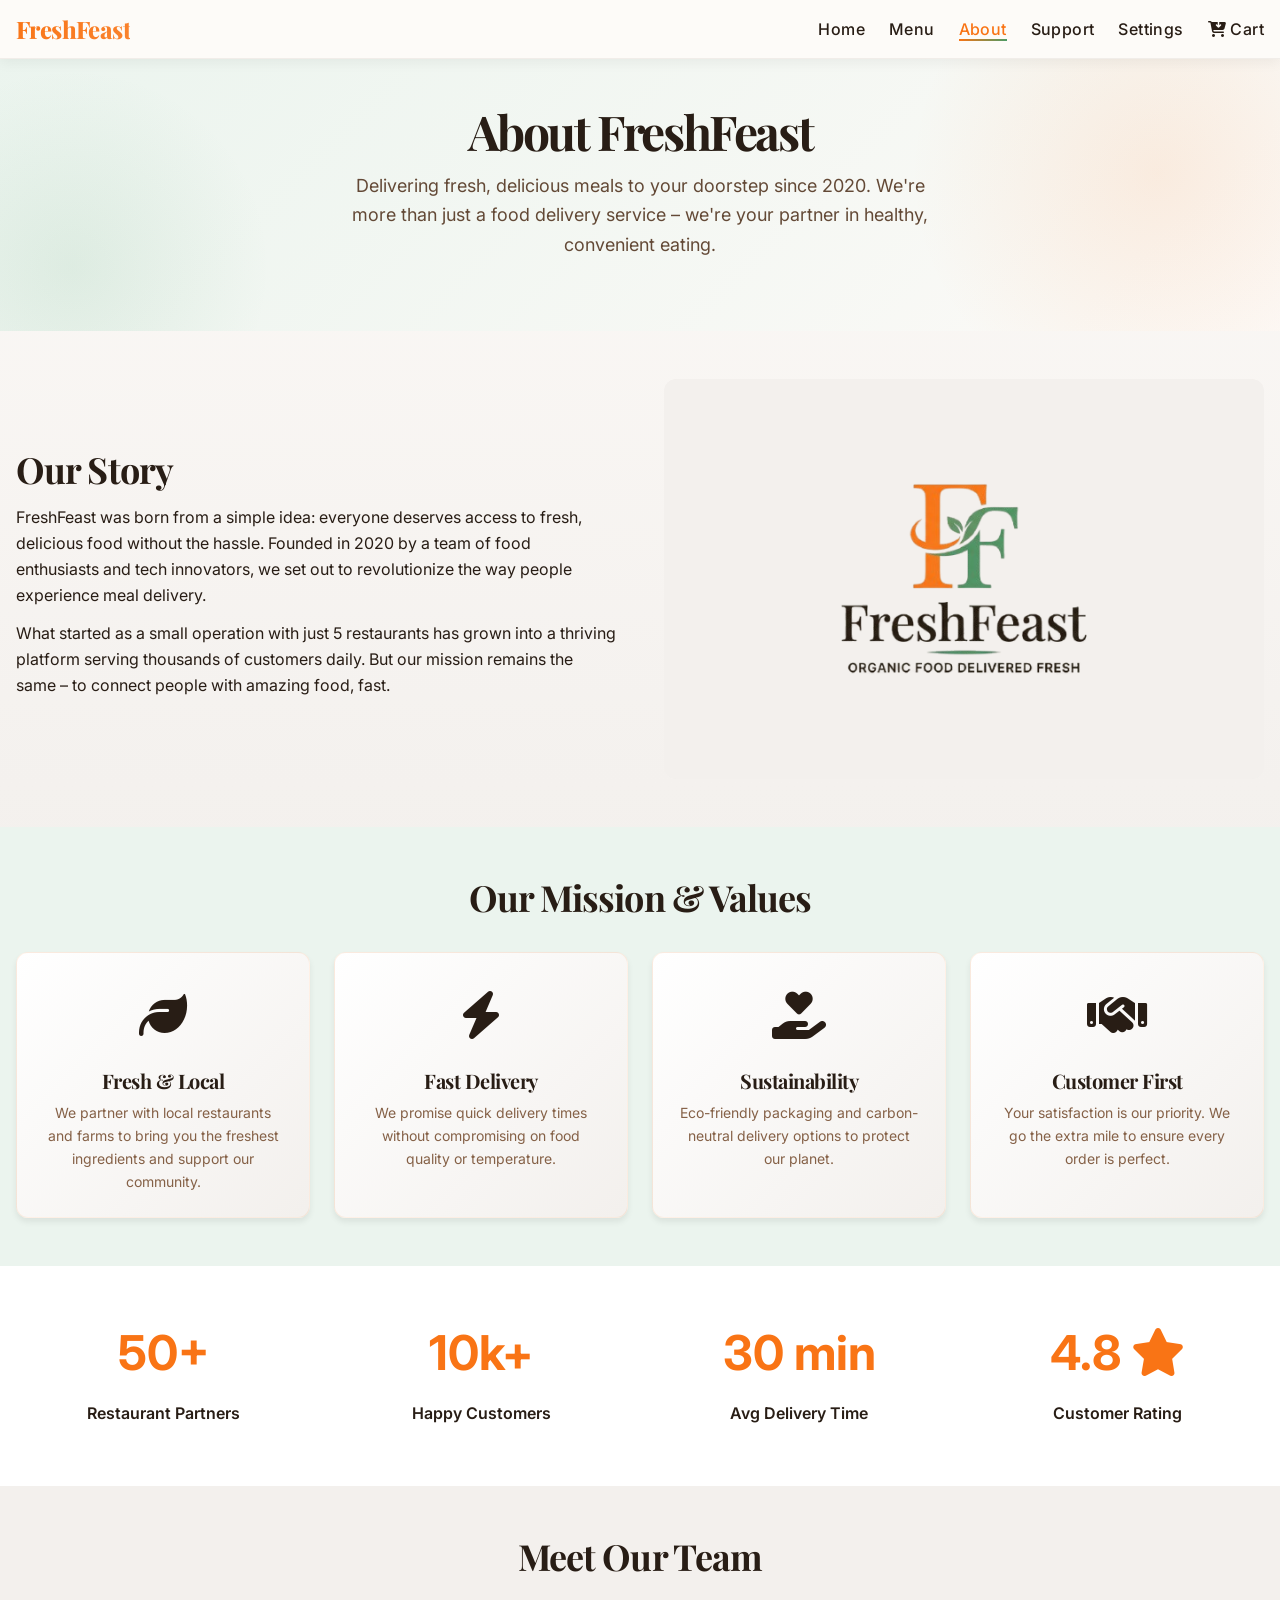
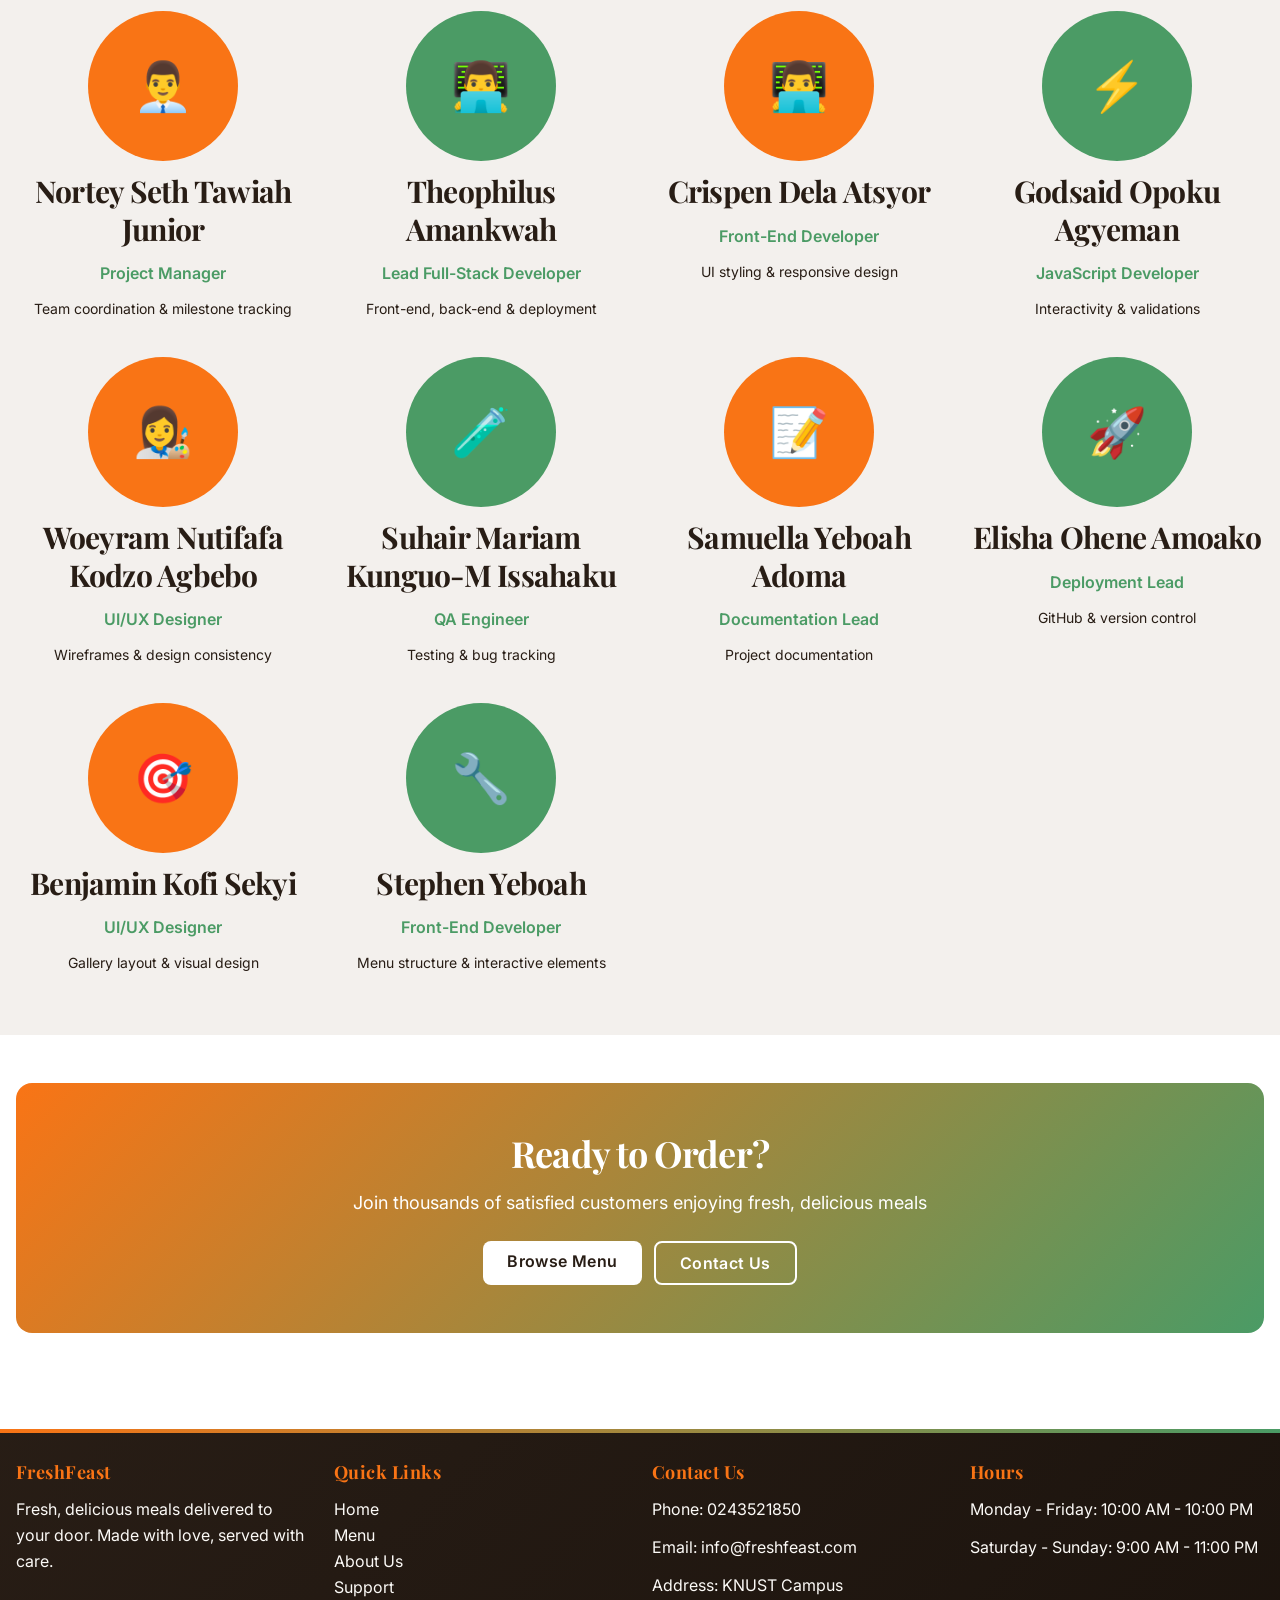
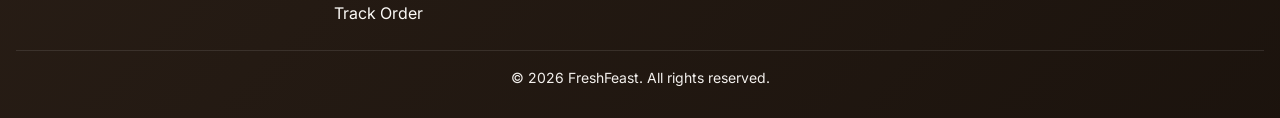
<file: about.html>
<!DOCTYPE html>
<html lang="en">
<head>
  <meta charset="UTF-8">
  <meta name="viewport" content="width=device-width, initial-scale=1.0">
  <meta name="description" content="Learn more about FreshFeast - our story, mission, and values">
  <title>About Us - FreshFeast</title>
  <link rel="stylesheet" href="css/styles.css">
  <link rel="stylesheet" href="https://cdnjs.cloudflare.com/ajax/libs/font-awesome/6.5.0/css/all.min.css">
</head>
<body>
  <!-- Navigation -->
  <nav class="navbar">
    <div class="container nav-container">
      <a href="index.html" class="logo">FreshFeast</a>
      
      <button class="mobile-menu-toggle" id="mobileMenuToggle" aria-label="Toggle menu">
        <span></span>
        <span></span>
        <span></span>
      </button>
      
      <ul class="nav-menu" id="navMenu">
        <li><a href="index.html" class="nav-link">Home</a></li>
        <li><a href="menu.html" class="nav-link">Menu</a></li>
        <li><a href="about.html" class="nav-link active">About</a></li>
        <li><a href="support.html" class="nav-link">Support</a></li>
        <li><a href="preferences.html" class="nav-link">Settings</a></li>
        <li><a href="cart.html" class="nav-link" style="position: relative;"><i class="fa-solid fa-cart-arrow-down"></i> Cart <span class="cart-badge" style="position: absolute; top: -8px; right: -8px; background: var(--primary); color: white; border-radius: 50%; width: 20px; height: 20px; font-size: 12px; display: none; align-items: center; justify-content: center; font-weight: bold;">0</span></a></li>
      </ul>
    </div>
  </nav>

  <!-- Hero Section -->
  <section class="hero" style="padding: var(--spacing-3xl) 0; background: linear-gradient(135deg, var(--secondary) 0%, var(--background) 100%);">
    <div class="container">
      <div style="max-width: 700px; margin: 0 auto; text-align: center;">
        <h1>About FreshFeast</h1>
        <p style="font-size: var(--text-lg); margin-top: var(--spacing-lg);">Delivering fresh, delicious meals to your doorstep since 2020. We're more than just a food delivery service – we're your partner in healthy, convenient eating.</p>
      </div>
    </div>
  </section>

  <!-- Our Story -->
  <section class="section-padding">
    <div class="container">
      <div style="display: grid; grid-template-columns: 1fr 1fr; gap: var(--spacing-3xl); align-items: center;">
        <div>
          <h2>Our Story</h2>
          <p>FreshFeast was born from a simple idea: everyone deserves access to fresh, delicious food without the hassle. Founded in 2020 by a team of food enthusiasts and tech innovators, we set out to revolutionize the way people experience meal delivery.</p>
          <p>What started as a small operation with just 5 restaurants has grown into a thriving platform serving thousands of customers daily. But our mission remains the same – to connect people with amazing food, fast.</p>
        </div>
        <div style="background-color: var(--muted); height: 400px; border-radius: var(--radius-lg); display: flex; align-items: center; justify-content: center; font-size: var(--text-4xl);">
          <img src="./images/logo-removebg-preview.png" alt="FreshFeast Logo">
        </div>
      </div>
    </div>
  </section>

  <!-- Mission & Values -->
  <section class="section-padding" style="background-color: var(--secondary);">
    <div class="container">
      <h2 style="text-align: center; margin-bottom: var(--spacing-2xl);">Our Mission & Values</h2>
      
      <div class="features-grid">
        <div class="feature-card">
          <div class="feature-icon"><i class="fa-solid fa-leaf"></i></div>
          <h3>Fresh & Local</h3>
          <p>We partner with local restaurants and farms to bring you the freshest ingredients and support our community.</p>
        </div>
        
        <div class="feature-card">
          <div class="feature-icon"><i class="fa-solid fa-bolt"></i></div>
          <h3>Fast Delivery</h3>
          <p>We promise quick delivery times without compromising on food quality or temperature.</p>
        </div>
        
        <div class="feature-card">
          <div class="feature-icon"><i class="fa-solid fa-hand-holding-heart"></i></div>
          <h3>Sustainability</h3>
          <p>Eco-friendly packaging and carbon-neutral delivery options to protect our planet.</p>
        </div>
        
        <div class="feature-card">
          <div class="feature-icon"><i class="fa-solid fa-handshake"></i></div>
          <h3>Customer First</h3>
          <p>Your satisfaction is our priority. We go the extra mile to ensure every order is perfect.</p>
        </div>
      </div>
    </div>
  </section>

  <!-- Stats Section -->
  <section class="section-padding">
    <div class="container">
      <div style="display: grid; grid-template-columns: repeat(auto-fit, minmax(200px, 1fr)); gap: var(--spacing-xl); text-align: center;">
        <div>
          <div style="font-size: var(--text-5xl); font-weight: 700; color: var(--primary); margin-bottom: var(--spacing-sm);">50+</div>
          <p style="font-weight: 600;">Restaurant Partners</p>
        </div>
        <div>
          <div style="font-size: var(--text-5xl); font-weight: 700; color: var(--primary); margin-bottom: var(--spacing-sm);">10k+</div>
          <p style="font-weight: 600;">Happy Customers</p>
        </div>
        <div>
          <div style="font-size: var(--text-5xl); font-weight: 700; color: var(--primary); margin-bottom: var(--spacing-sm);">30 min</div>
          <p style="font-weight: 600;">Avg Delivery Time</p>
        </div>
        <div>
          <div style="font-size: var(--text-5xl); font-weight: 700; color: var(--primary); margin-bottom: var(--spacing-sm);">4.8 <i class="fa-solid fa-star"></i></div>
          <p style="font-weight: 600;">Customer Rating</p>
        </div>
      </div>
    </div>
  </section>

  <!-- Team Section -->
  <section class="section-padding" style="background-color: var(--muted);">
    <div class="container">
      <h2 style="text-align: center; margin-bottom: var(--spacing-2xl);">Meet Our Team</h2>
      
      <div style="display: grid; grid-template-columns: repeat(auto-fit, minmax(250px, 1fr)); gap: var(--spacing-xl);">
        <div style="text-align: center;">
          <div style="width: 150px; height: 150px; border-radius: 50%; background-color: var(--primary); margin: 0 auto var(--spacing-md); display: flex; align-items: center; justify-content: center; font-size: var(--text-5xl);">👨‍💼</div>
          <h3>Nortey Seth Tawiah Junior</h3>
          <p style="color: var(--accent); font-weight: 600;">Project Manager</p>
          <p style="font-size: var(--text-sm);">Team coordination & milestone tracking</p>
        </div>
        
        <div style="text-align: center;">
          <div style="width: 150px; height: 150px; border-radius: 50%; background-color: var(--accent); margin: 0 auto var(--spacing-md); display: flex; align-items: center; justify-content: center; font-size: var(--text-5xl);">👨‍💻</div>
          <h3>Theophilus Amankwah</h3>
          <p style="color: var(--accent); font-weight: 600;">Lead Full-Stack Developer</p>
          <p style="font-size: var(--text-sm);">Front-end, back-end & deployment</p>
        </div>
        
        <div style="text-align: center;">
          <div style="width: 150px; height: 150px; border-radius: 50%; background-color: var(--primary); margin: 0 auto var(--spacing-md); display: flex; align-items: center; justify-content: center; font-size: var(--text-5xl);">👨‍💻</div>
          <h3>Crispen Dela Atsyor</h3>
          <p style="color: var(--accent); font-weight: 600;">Front-End Developer</p>
          <p style="font-size: var(--text-sm);">UI styling & responsive design</p>
        </div>
        
        <div style="text-align: center;">
          <div style="width: 150px; height: 150px; border-radius: 50%; background-color: var(--accent); margin: 0 auto var(--spacing-md); display: flex; align-items: center; justify-content: center; font-size: var(--text-5xl);">⚡</div>
          <h3>Godsaid Opoku Agyeman</h3>
          <p style="color: var(--accent); font-weight: 600;">JavaScript Developer</p>
          <p style="font-size: var(--text-sm);">Interactivity & validations</p>
        </div>
        
        <div style="text-align: center;">
          <div style="width: 150px; height: 150px; border-radius: 50%; background-color: var(--primary); margin: 0 auto var(--spacing-md); display: flex; align-items: center; justify-content: center; font-size: var(--text-5xl);">👩‍🎨</div>
          <h3>Woeyram Nutifafa Kodzo Agbebo</h3>
          <p style="color: var(--accent); font-weight: 600;">UI/UX Designer</p>
          <p style="font-size: var(--text-sm);">Wireframes & design consistency</p>
        </div>
        
        <div style="text-align: center;">
          <div style="width: 150px; height: 150px; border-radius: 50%; background-color: var(--accent); margin: 0 auto var(--spacing-md); display: flex; align-items: center; justify-content: center; font-size: var(--text-5xl);">🧪</div>
          <h3>Suhair Mariam Kunguo-M Issahaku</h3>
          <p style="color: var(--accent); font-weight: 600;">QA Engineer</p>
          <p style="font-size: var(--text-sm);">Testing & bug tracking</p>
        </div>
        
        <div style="text-align: center;">
          <div style="width: 150px; height: 150px; border-radius: 50%; background-color: var(--primary); margin: 0 auto var(--spacing-md); display: flex; align-items: center; justify-content: center; font-size: var(--text-5xl);">📝</div>
          <h3>Samuella Yeboah Adoma</h3>
          <p style="color: var(--accent); font-weight: 600;">Documentation Lead</p>
          <p style="font-size: var(--text-sm);">Project documentation</p>
        </div>
        
        <div style="text-align: center;">
          <div style="width: 150px; height: 150px; border-radius: 50%; background-color: var(--accent); margin: 0 auto var(--spacing-md); display: flex; align-items: center; justify-content: center; font-size: var(--text-5xl);">🚀</div>
          <h3>Elisha Ohene Amoako</h3>
          <p style="color: var(--accent); font-weight: 600;">Deployment Lead</p>
          <p style="font-size: var(--text-sm);">GitHub & version control</p>
        </div>
        
        <div style="text-align: center;">
          <div style="width: 150px; height: 150px; border-radius: 50%; background-color: var(--primary); margin: 0 auto var(--spacing-md); display: flex; align-items: center; justify-content: center; font-size: var(--text-5xl);">🎯</div>
          <h3>Benjamin Kofi Sekyi</h3>
          <p style="color: var(--accent); font-weight: 600;">UI/UX Designer</p>
          <p style="font-size: var(--text-sm);">Gallery layout & visual design</p>
        </div>
        
        <div style="text-align: center;">
          <div style="width: 150px; height: 150px; border-radius: 50%; background-color: var(--accent); margin: 0 auto var(--spacing-md); display: flex; align-items: center; justify-content: center; font-size: var(--text-5xl);">🔧</div>
          <h3>Stephen Yeboah</h3>
          <p style="color: var(--accent); font-weight: 600;">Front-End Developer</p>
          <p style="font-size: var(--text-sm);">Menu structure & interactive elements</p>
        </div>
      </div>
    </div>
  </section>

  <!-- CTA Section -->
  <section class="section-padding">
    <div class="container">
      <div style="background: linear-gradient(135deg, var(--primary), var(--accent)); padding: var(--spacing-3xl); border-radius: var(--radius-xl); text-align: center; color: white;">
        <h2 style="color: white;">Ready to Order?</h2>
        <p style="font-size: var(--text-lg); margin-bottom: var(--spacing-xl);">Join thousands of satisfied customers enjoying fresh, delicious meals</p>
        <div style="display: flex; gap: var(--spacing-md); justify-content: center; flex-wrap: wrap;">
          <a href="menu.html" class="btn" style="background: white; color: var(--foreground);">Browse Menu</a>
          <a href="support.html" class="btn" style="background: transparent; border: 2px solid white; color: white;">Contact Us</a>
        </div>
      </div>
    </div>
  </section>

  <!-- Footer -->
  <footer class="footer">
    <div class="container">
      <div class="footer-content">
        <div class="footer-section">
          <h3>FreshFeast</h3>
          <p>Fresh, delicious meals delivered to your door. Made with love, served with care.</p>
        </div>
        
        <div class="footer-section">
          <h3>Quick Links</h3>
          <ul>
            <li><a href="index.html">Home</a></li>
            <li><a href="menu.html">Menu</a></li>
            <li><a href="about.html">About Us</a></li>
            <li><a href="support.html">Support</a></li>
            <li><a href="track-order.html">Track Order</a></li>
          </ul>
        </div>
        
        <div class="footer-section">
          <h3>Contact Us</h3>
          <p>Phone: 0243521850</p>
          <p>Email: info@freshfeast.com</p>
          <p>Address: KNUST Campus</p>
        </div>
        
        <div class="footer-section">
          <h3>Hours</h3>
          <p>Monday - Friday: 10:00 AM - 10:00 PM</p>
          <p>Saturday - Sunday: 9:00 AM - 11:00 PM</p>
        </div>
      </div>
      
      <div class="footer-bottom">
        <p>&copy; 2026 FreshFeast. All rights reserved.</p>
      </div>
    </div>
  </footer>

  <script src="js/script.js"></script>
</body>
</html>
</file>
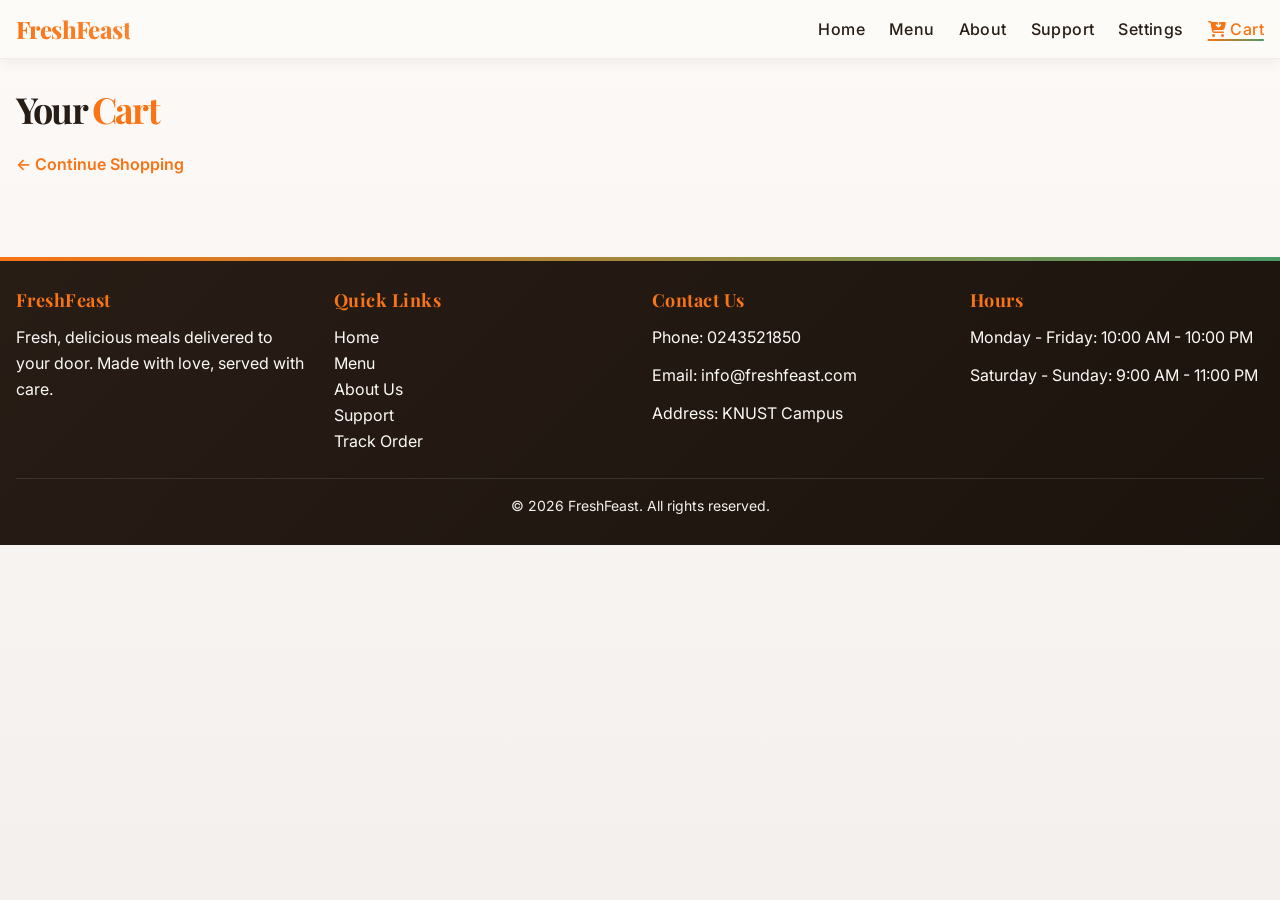
<file: cart.html>
<!DOCTYPE html>
<html lang="en">
<head>
  <meta charset="UTF-8">
  <meta name="viewport" content="width=device-width, initial-scale=1.0">
  <meta name="description" content="View your shopping cart">
  <title>Your Cart - FreshFeast</title>
  <link rel="stylesheet" href="css/styles.css">
  <link rel="stylesheet" href="css/cart.css">
  <link rel="stylesheet" href="https://cdnjs.cloudflare.com/ajax/libs/font-awesome/6.5.0/css/all.min.css">
</head>
<body>
  <!-- Navigation -->
  <nav class="navbar">
    <div class="container nav-container">
      <a href="index.html" class="logo">FreshFeast</a>
      
      <button class="mobile-menu-toggle" id="mobileMenuToggle" aria-label="Toggle menu">
        <span></span>
        <span></span>
        <span></span>
      </button>
      
      <ul class="nav-menu" id="navMenu">
        <li><a href="index.html" class="nav-link">Home</a></li>
        <li><a href="menu.html" class="nav-link">Menu</a></li>
        <li><a href="about.html" class="nav-link">About</a></li>
        <li><a href="support.html" class="nav-link">Support</a></li>
        <li><a href="preferences.html" class="nav-link">Settings</a></li>
        <li><a href="cart.html" class="nav-link active" style="position: relative;"><i class="fa-solid fa-cart-arrow-down"></i> Cart <span class="cart-badge" style="position: absolute; top: -8px; right: -8px; background: var(--primary); color: white; border-radius: 50%; width: 20px; height: 20px; font-size: 12px; display: none; align-items: center; justify-content: center; font-weight: bold;">0</span></a></li>
      </ul>
    </div>
  </nav>

  <!-- Cart Content -->
  <section>
    <div class="container">
      <div class="cart-page-layout">
        <!-- Cart Items -->
        <div>
          <h1 class="cart-page-title">Your <span>Cart</span></h1>
          
          <div class="cart-items-list" id="cartItemsList">
            <!-- Cart items will be dynamically loaded here -->
            <div class="empty-cart-message" id="emptyCartMessage">
              <h2>Your cart is empty</h2>
              <p>Start adding some delicious meals to your cart!</p>
              <a href="menu.html" class="btn btn-primary">Browse Menu</a>
            </div>
          </div>

          <div class="continue-shopping">
            <a href="menu.html">← Continue Shopping</a>
          </div>
        </div>

        <!-- Order Summary -->
        <div class="order-summary-card" id="orderSummaryCard" style="display: none;">
          <h2>Order Summary</h2>
          
          <div class="summary-row">
            <span>Subtotal</span>
            <span id="summarySubtotal">$0.00</span>
          </div>
          
          <div class="summary-row">
            <span>Delivery Fee</span>
            <span id="summaryDelivery">$3.99</span>
          </div>
          
          <div class="summary-row total">
            <span>Total</span>
            <span id="summaryTotal">$0.00</span>
          </div>

          <div class="promo-code">
            <div class="promo-code-input">
              <input type="text" id="promoCodeInput" placeholder="Promo code">
              <button id="applyPromoBtn">Apply</button>
            </div>
          </div>

          <button class="checkout-btn" id="checkoutBtn">
            Checkout →
          </button>
        </div>
      </div>
    </div>
  </section>

  <!-- Footer -->
  <footer class="footer">
    <div class="container">
      <div class="footer-content">
        <div class="footer-section">
          <h3>FreshFeast</h3>
          <p>Fresh, delicious meals delivered to your door. Made with love, served with care.</p>
        </div>
        
        <div class="footer-section">
          <h3>Quick Links</h3>
          <ul>
            <li><a href="index.html">Home</a></li>
            <li><a href="menu.html">Menu</a></li>
            <li><a href="about.html">About Us</a></li>
            <li><a href="support.html">Support</a></li>
            <li><a href="track-order.html">Track Order</a></li>
          </ul>
        </div>
        
        <div class="footer-section">
          <h3>Contact Us</h3>
          <p>Phone: 0243521850</p>
          <p>Email: info@freshfeast.com</p>
          <p>Address: KNUST Campus</p>
        </div>
        
        <div class="footer-section">
          <h3>Hours</h3>
          <p>Monday - Friday: 10:00 AM - 10:00 PM</p>
          <p>Saturday - Sunday: 9:00 AM - 11:00 PM</p>
        </div>
      </div>
      
      <div class="footer-bottom">
        <p>&copy; 2026 FreshFeast. All rights reserved.</p>
      </div>
    </div>
  </footer>

  <script src="js/script.js"></script>
</body>
</html>
</file>
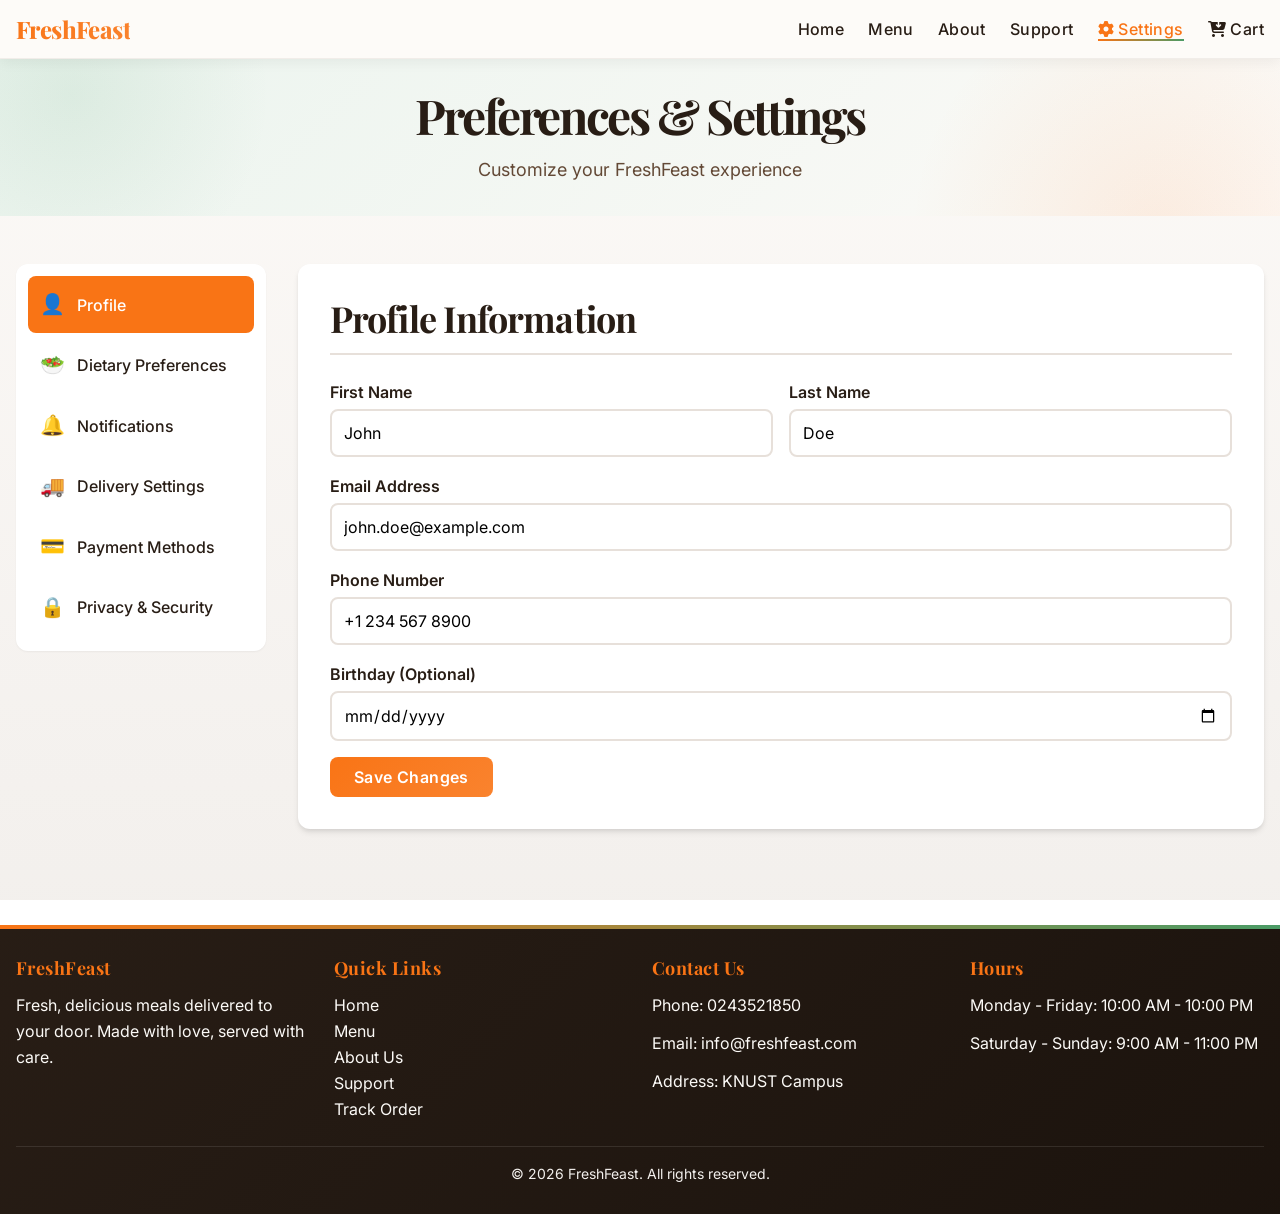
<file: preferences.html>
<!DOCTYPE html>
<html lang="en">
<head>
  <meta charset="UTF-8">
  <meta name="viewport" content="width=device-width, initial-scale=1.0">
  <meta name="description" content="Manage your FreshFeast preferences and settings">
  <title>Preferences - FreshFeast</title>
  <link rel="stylesheet" href="css/styles.css">
  <link rel="stylesheet" href="css/preferences.css">
  <link rel="stylesheet" href="https://cdnjs.cloudflare.com/ajax/libs/font-awesome/6.5.0/css/all.min.css">
</head>
<body>
  <!-- Navigation -->
  <nav class="navbar">
    <div class="container nav-container">
      <a href="index.html" class="logo">FreshFeast</a>
      
      <button class="mobile-menu-toggle" id="mobileMenuToggle" aria-label="Toggle menu">
        <span></span>
        <span></span>
        <span></span>
      </button>
      
      <ul class="nav-menu" id="navMenu">
        <li><a href="index.html" class="nav-link">Home</a></li>
        <li><a href="menu.html" class="nav-link">Menu</a></li>
        <li><a href="about.html" class="nav-link">About</a></li>
        <li><a href="support.html" class="nav-link">Support</a></li>
        <li><a href="preferences.html" class="nav-link active"><i class="fa-solid fa-gear"></i> Settings</a></li>
        <li><a href="cart.html" class="nav-link" style="position: relative;"><i class="fa-solid fa-cart-arrow-down"></i> Cart <span class="cart-badge" style="position: absolute; top: -8px; right: -8px; background: var(--primary); color: white; border-radius: 50%; width: 20px; height: 20px; font-size: 12px; display: none; align-items: center; justify-content: center; font-weight: bold;">0</span></a></li>
      </ul>
    </div>
  </nav>

  <!-- Page Header -->
  <section class="hero" style="padding: var(--spacing-2xl) 0;">
    <div class="container">
      <h1 style="text-align: center;">Preferences & Settings</h1>
      <p style="text-align: center; max-width: 600px; margin: 0 auto;">Customize your FreshFeast experience</p>
    </div>
  </section>

  <!-- Preferences Content -->
  <section class="section-padding">
    <div class="container">
      <div class="preferences-layout">
        <!-- Settings Menu -->
        <div class="settings-sidebar">
          <nav class="settings-nav">
            <a href="#profile" class="settings-nav-item active" data-section="profile">
              <span>👤</span> Profile
            </a>
            <a href="#dietary" class="settings-nav-item" data-section="dietary">
              <span>🥗</span> Dietary Preferences
            </a>
            <a href="#notifications" class="settings-nav-item" data-section="notifications">
              <span>🔔</span> Notifications
            </a>
            <a href="#delivery" class="settings-nav-item" data-section="delivery">
              <span>🚚</span> Delivery Settings
            </a>
            <a href="#payment" class="settings-nav-item" data-section="payment">
              <span>💳</span> Payment Methods
            </a>
            <a href="#privacy" class="settings-nav-item" data-section="privacy">
              <span>🔒</span> Privacy & Security
            </a>
          </nav>
        </div>

        <!-- Settings Content -->
        <div class="settings-content">
          <!-- Profile Section -->
          <div class="settings-section active" id="profile">
            <h2>Profile Information</h2>
            <form class="settings-form">
              <div class="form-row">
                <div class="form-group">
                  <label for="firstName">First Name</label>
                  <input type="text" id="firstName" value="John">
                </div>
                <div class="form-group">
                  <label for="lastName">Last Name</label>
                  <input type="text" id="lastName" value="Doe">
                </div>
              </div>
              
              <div class="form-group">
                <label for="email">Email Address</label>
                <input type="email" id="email" value="john.doe@example.com">
              </div>
              
              <div class="form-group">
                <label for="phone">Phone Number</label>
                <input type="tel" id="phone" value="+1 234 567 8900">
              </div>
              
              <div class="form-group">
                <label for="birthday">Birthday (Optional)</label>
                <input type="date" id="birthday">
              </div>
              
              <button type="button" class="btn btn-primary">Save Changes</button>
            </form>
          </div>

          <!-- Dietary Preferences Section -->
          <div class="settings-section" id="dietary">
            <h2>Dietary Preferences</h2>
            <p class="section-description">Help us recommend dishes that match your dietary needs</p>
            
            <div class="preference-grid">
              <label class="preference-card">
                <input type="checkbox" name="dietary" value="vegetarian">
                <span class="preference-icon">🥬</span>
                <span class="preference-label">Vegetarian</span>
              </label>
              
              <label class="preference-card">
                <input type="checkbox" name="dietary" value="vegan">
                <span class="preference-icon">🌱</span>
                <span class="preference-label">Vegan</span>
              </label>
              
              <label class="preference-card">
                <input type="checkbox" name="dietary" value="gluten-free">
                <span class="preference-icon">🌾</span>
                <span class="preference-label">Gluten-Free</span>
              </label>
              
              <label class="preference-card">
                <input type="checkbox" name="dietary" value="dairy-free">
                <span class="preference-icon">🥛</span>
                <span class="preference-label">Dairy-Free</span>
              </label>
              
              <label class="preference-card">
                <input type="checkbox" name="dietary" value="halal">
                <span class="preference-icon">🕌</span>
                <span class="preference-label">Halal</span>
              </label>
              
              <label class="preference-card">
                <input type="checkbox" name="dietary" value="kosher">
                <span class="preference-icon">✡️</span>
                <span class="preference-label">Kosher</span>
              </label>
            </div>
            
            <h3 style="margin-top: var(--spacing-xl);">Allergies</h3>
            <div class="allergy-tags">
              <label class="tag-checkbox">
                <input type="checkbox" name="allergy" value="nuts">
                <span>🥜 Nuts</span>
              </label>
              <label class="tag-checkbox">
                <input type="checkbox" name="allergy" value="shellfish">
                <span>🦐 Shellfish</span>
              </label>
              <label class="tag-checkbox">
                <input type="checkbox" name="allergy" value="eggs">
                <span>🥚 Eggs</span>
              </label>
              <label class="tag-checkbox">
                <input type="checkbox" name="allergy" value="soy">
                <span>🫘 Soy</span>
              </label>
              <label class="tag-checkbox">
                <input type="checkbox" name="allergy" value="dairy">
                <span>🧀 Dairy</span>
              </label>
            </div>
            
            <button type="button" class="btn btn-primary" style="margin-top: var(--spacing-xl);">Save Preferences</button>
          </div>

          <!-- Notifications Section -->
          <div class="settings-section" id="notifications">
            <h2>Notification Preferences</h2>
            
            <div class="toggle-list">
              <div class="toggle-item">
                <div>
                  <strong>Order Updates</strong>
                  <p>Get notified about your order status</p>
                </div>
                <label class="toggle-switch">
                  <input type="checkbox" checked>
                  <span class="toggle-slider"></span>
                </label>
              </div>
              
              <div class="toggle-item">
                <div>
                  <strong>Promotions & Offers</strong>
                  <p>Receive special deals and discounts</p>
                </div>
                <label class="toggle-switch">
                  <input type="checkbox" checked>
                  <span class="toggle-slider"></span>
                </label>
              </div>
              
              <div class="toggle-item">
                <div>
                  <strong>New Menu Items</strong>
                  <p>Be the first to know about new dishes</p>
                </div>
                <label class="toggle-switch">
                  <input type="checkbox">
                  <span class="toggle-slider"></span>
                </label>
              </div>
              
              <div class="toggle-item">
                <div>
                  <strong>Email Newsletter</strong>
                  <p>Weekly updates and food tips</p>
                </div>
                <label class="toggle-switch">
                  <input type="checkbox" checked>
                  <span class="toggle-slider"></span>
                </label>
              </div>
              
              <div class="toggle-item">
                <div>
                  <strong>SMS Notifications</strong>
                  <p>Text messages for order updates</p>
                </div>
                <label class="toggle-switch">
                  <input type="checkbox" checked>
                  <span class="toggle-slider"></span>
                </label>
              </div>
            </div>
          </div>

          <!-- Delivery Settings Section -->
          <div class="settings-section" id="delivery">
            <h2>Delivery Addresses</h2>
            
            <div class="address-list">
              <div class="address-card">
                <div class="address-badge">Default</div>
                <strong>Home</strong>
                <p>KNUST Campus</p>
                <div class="address-actions">
                  <button class="btn-link">Edit</button>
                  <button class="btn-link">Remove</button>
                </div>
              </div>
              
              <div class="address-card">
                <strong>Work</strong>
                <p>456 Office Plaza<br>Business District, FC 54321</p>
                <div class="address-actions">
                  <button class="btn-link">Set as Default</button>
                  <button class="btn-link">Edit</button>
                  <button class="btn-link">Remove</button>
                </div>
              </div>
            </div>
            
            <button class="btn btn-accent" style="margin-top: var(--spacing-lg);">+ Add New Address</button>
            
            <h3 style="margin-top: var(--spacing-2xl);">Delivery Instructions</h3>
            <textarea class="form-textarea" rows="4" placeholder="Special delivery instructions (e.g., gate code, where to leave package)"></textarea>
            
            <button type="button" class="btn btn-primary" style="margin-top: var(--spacing-md);">Save Instructions</button>
          </div>

          <!-- Payment Methods Section -->
          <div class="settings-section" id="payment">
            <h2>Payment Methods</h2>
            
            <div class="payment-list">
              <div class="payment-card">
                <div class="payment-icon">💳</div>
                <div class="payment-info">
                  <strong>Visa ending in 4242</strong>
                  <p>Expires 12/2027</p>
                </div>
                <div class="payment-badge">Default</div>
              </div>
              
              <div class="payment-card">
                <div class="payment-icon">💳</div>
                <div class="payment-info">
                  <strong>Mastercard ending in 8888</strong>
                  <p>Expires 06/2028</p>
                </div>
                <button class="btn-link">Remove</button>
              </div>
            </div>
            
            <button class="btn btn-accent" style="margin-top: var(--spacing-lg);">+ Add Payment Method</button>
          </div>

          <!-- Privacy Section -->
          <div class="settings-section" id="privacy">
            <h2>Privacy & Security</h2>
            
            <div class="toggle-list">
              <div class="toggle-item">
                <div>
                  <strong>Save Order History</strong>
                  <p>Keep track of your previous orders</p>
                </div>
                <label class="toggle-switch">
                  <input type="checkbox" checked>
                  <span class="toggle-slider"></span>
                </label>
              </div>
              
              <div class="toggle-item">
                <div>
                  <strong>Share Data for Recommendations</strong>
                  <p>Help us suggest dishes you'll love</p>
                </div>
                <label class="toggle-switch">
                  <input type="checkbox" checked>
                  <span class="toggle-slider"></span>
                </label>
              </div>
            </div>
            
            <h3 style="margin-top: var(--spacing-2xl);">Account Actions</h3>
            <div class="action-buttons">
              <button class="btn btn-primary">Change Password</button>
              <button class="btn" style="border: 2px solid var(--border);">Download My Data</button>
              <button class="btn" style="border: 2px solid hsl(0, 70%, 50%); color: hsl(0, 70%, 50%);">Delete Account</button>
            </div>
          </div>
        </div>
      </div>
    </div>
  </section>

  <!-- Footer -->
  <footer class="footer">
    <div class="container">
      <div class="footer-content">
        <div class="footer-section">
          <h3>FreshFeast</h3>
          <p>Fresh, delicious meals delivered to your door. Made with love, served with care.</p>
        </div>
        
        <div class="footer-section">
          <h3>Quick Links</h3>
          <ul>
            <li><a href="index.html">Home</a></li>
            <li><a href="menu.html">Menu</a></li>
            <li><a href="about.html">About Us</a></li>
            <li><a href="support.html">Support</a></li>
            <li><a href="track-order.html">Track Order</a></li>
          </ul>
        </div>
        
        <div class="footer-section">
          <h3>Contact Us</h3>
          <p>Phone: 0243521850</p>
          <p>Email: info@freshfeast.com</p>
          <p>Address: KNUST Campus</p>
        </div>
        
        <div class="footer-section">
          <h3>Hours</h3>
          <p>Monday - Friday: 10:00 AM - 10:00 PM</p>
          <p>Saturday - Sunday: 9:00 AM - 11:00 PM</p>
        </div>
      </div>
      
      <div class="footer-bottom">
        <p>&copy; 2026 FreshFeast. All rights reserved.</p>
      </div>
    </div>
  </footer>

  <script src="js/script.js"></script>
</body>
</html>
</file>
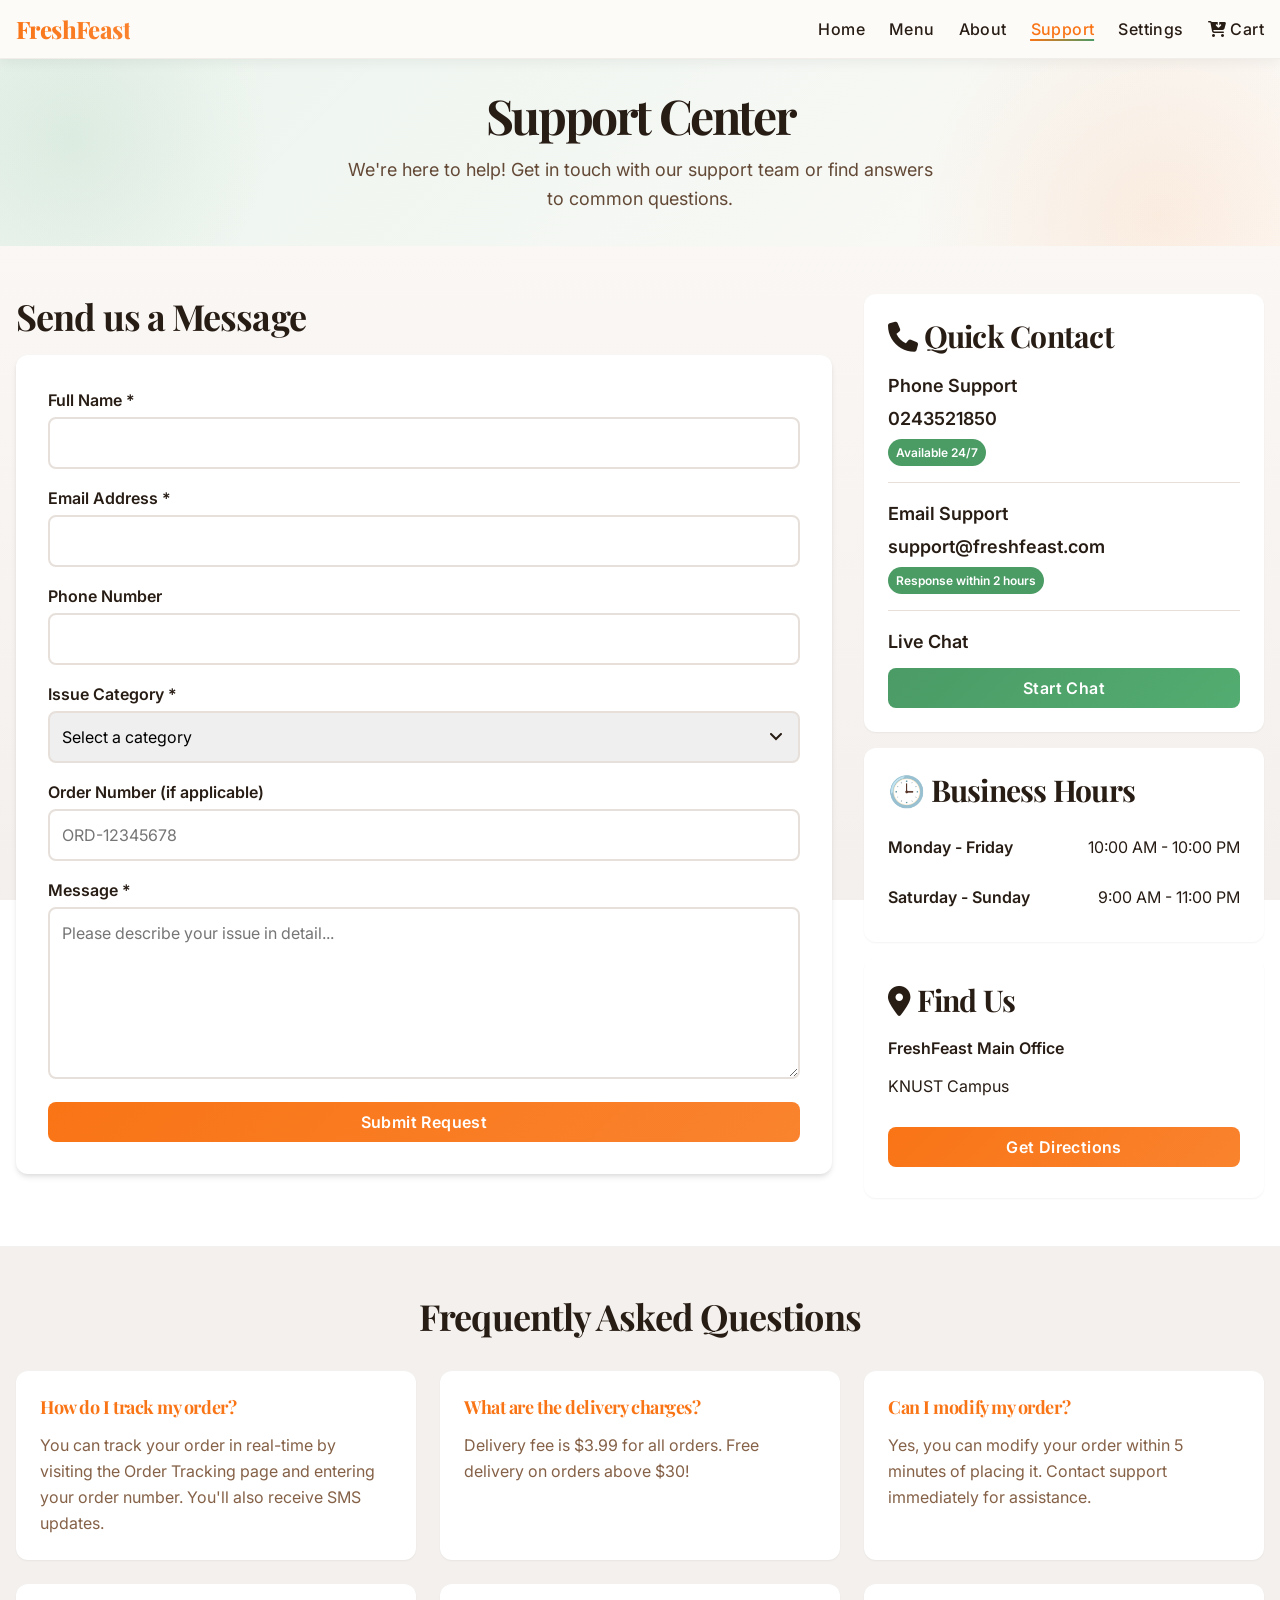
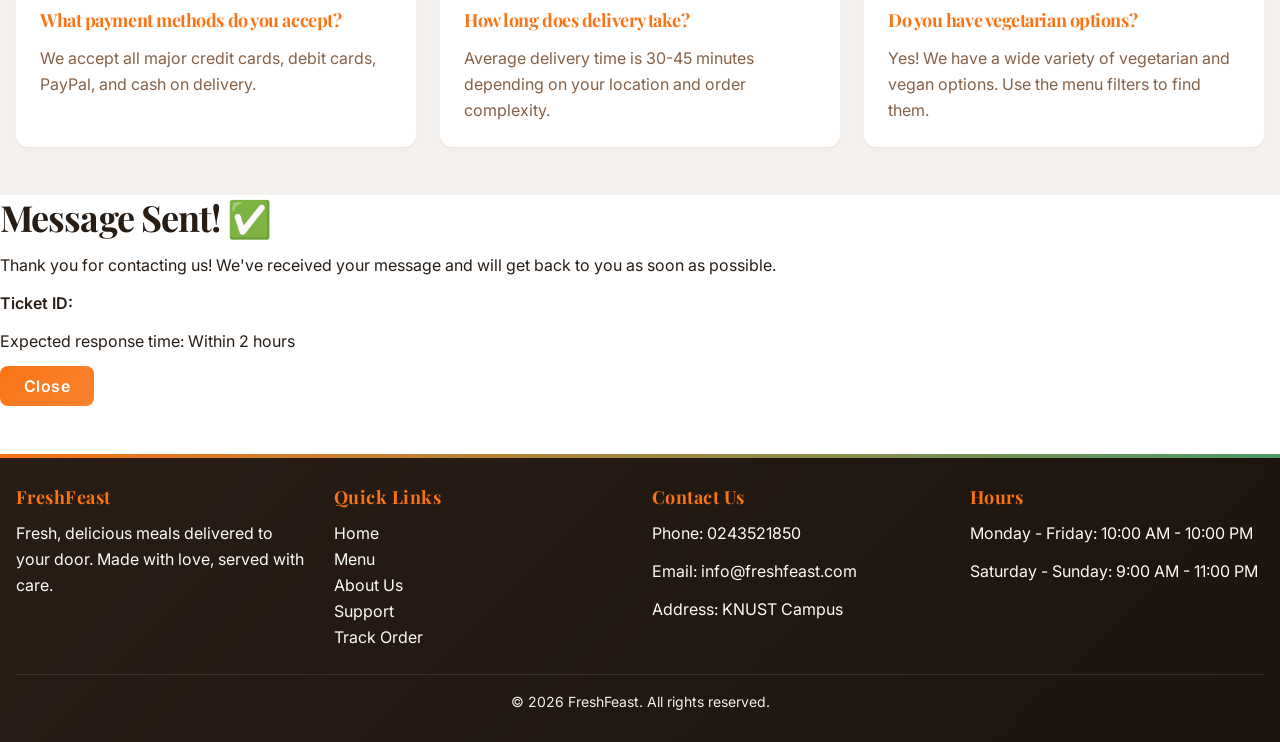
<file: support.html>
<!DOCTYPE html>
<html lang="en">
<head>
  <meta charset="UTF-8">
  <meta name="viewport" content="width=device-width, initial-scale=1.0">
  <meta name="description" content="Contact FreshFeast support team">
  <title>Support - FreshFeast</title>
  <link rel="stylesheet" href="css/styles.css">
  <link rel="stylesheet" href="css/support.css">
    <link rel="stylesheet" href="https://cdnjs.cloudflare.com/ajax/libs/font-awesome/6.5.0/css/all.min.css">

</head>
<body>
  <!-- Navigation -->
  <nav class="navbar">
    <div class="container nav-container">
      <a href="index.html" class="logo">FreshFeast</a>
      
      <button class="mobile-menu-toggle" id="mobileMenuToggle" aria-label="Toggle menu">
        <span></span>
        <span></span>
        <span></span>
      </button>
      
      <ul class="nav-menu" id="navMenu">
        <li><a href="index.html" class="nav-link">Home</a></li>
        <li><a href="menu.html" class="nav-link">Menu</a></li>
        <li><a href="about.html" class="nav-link">About</a></li>
        <li><a href="support.html" class="nav-link active">Support</a></li>
        <li><a href="preferences.html" class="nav-link">Settings</a></li>
        <li><a href="cart.html" class="nav-link" style="position: relative;"><i class="fa-solid fa-cart-arrow-down"></i> Cart <span class="cart-badge" style="position: absolute; top: -8px; right: -8px; background: var(--primary); color: white; border-radius: 50%; width: 20px; height: 20px; font-size: 12px; display: none; align-items: center; justify-content: center; font-weight: bold;">0</span></a></li>
      </ul>
    </div>
  </nav>

  <!-- Page Header -->
  <section class="hero" style="padding: var(--spacing-2xl) 0;">
    <div class="container">
      <h1 style="text-align: center;">Support Center</h1>
      <p style="text-align: center; max-width: 600px; margin: 0 auto;">We're here to help! Get in touch with our support team or find answers to common questions.</p>
    </div>
  </section>

  <!-- Support Content -->
  <section class="section-padding">
    <div class="container">
      <div class="support-layout">
        <!-- Contact Form -->
        <div class="contact-section">
          <h2>Send us a Message</h2>
          <form class="contact-form" id="contactForm">
            <div class="form-group">
              <label for="supportName">Full Name *</label>
              <input type="text" id="supportName" name="supportName" required>
            </div>
            
            <div class="form-group">
              <label for="supportEmail">Email Address *</label>
              <input type="email" id="supportEmail" name="supportEmail" required>
            </div>
            
            <div class="form-group">
              <label for="supportPhone">Phone Number</label>
              <input type="tel" id="supportPhone" name="supportPhone">
            </div>
            
            <div class="form-group">
              <label for="supportCategory">Issue Category *</label>
              <select id="supportCategory" name="supportCategory" required>
                <option value="">Select a category</option>
                <option value="order">Order Issue</option>
                <option value="delivery">Delivery Problem</option>
                <option value="payment">Payment Issue</option>
                <option value="food">Food Quality</option>
                <option value="account">Account Help</option>
                <option value="other">Other</option>
              </select>
            </div>
            
            <div class="form-group">
              <label for="orderNumber">Order Number (if applicable)</label>
              <input type="text" id="orderNumber" name="orderNumber" placeholder="ORD-12345678">
            </div>
            
            <div class="form-group">
              <label for="supportMessage">Message *</label>
              <textarea id="supportMessage" name="supportMessage" rows="6" required placeholder="Please describe your issue in detail..."></textarea>
            </div>
            
            <button type="submit" class="btn btn-primary" style="width: 100%;">Submit Request</button>
          </form>
        </div>

        <!-- Contact Info & FAQs -->
        <div class="info-sidebar">
          <!-- Quick Contact -->
          <div class="info-card">
            <h3><i class="fa-solid fa-phone"></i> Quick Contact</h3>
            <div class="contact-methods">
              <div class="contact-method">
                <strong>Phone Support</strong>
                <p>0243521850</p>
                <span class="availability">Available 24/7</span>
              </div>
              
              <div class="contact-method">
                <strong>Email Support</strong>
                <p>support@freshfeast.com</p>
                <span class="availability">Response within 2 hours</span>
              </div>
              
              <div class="contact-method">
                <strong>Live Chat</strong>
                <button class="btn btn-accent" style="width: 100%; margin-top: 0.5rem;" onclick="alert('Live chat feature coming soon!')">Start Chat</button>
              </div>
            </div>
          </div>

          <!-- Business Hours -->
          <div class="info-card">
            <h3>🕒 Business Hours</h3>
            <div class="hours-list">
              <div class="hours-item">
                <span>Monday - Friday</span>
                <span>10:00 AM - 10:00 PM</span>
              </div>
              <div class="hours-item">
                <span>Saturday - Sunday</span>
                <span>9:00 AM - 11:00 PM</span>
              </div>
            </div>
          </div>

          <!-- Find Us -->
          <div class="info-card">
            <h3><i class="fa-solid fa-location-dot"></i> Find Us</h3>
            <p><strong>FreshFeast Main Office</strong></p>
            <p>KNUST Campus</p>
            <a href="#" class="btn btn-primary" style="width: 100%; text-align: center; margin-top: 1rem;">Get Directions</a>
          </div>
        </div>
      </div>
    </div>
  </section>

  <!-- FAQ Section -->
  <section class="section-padding" style="background-color: var(--muted);">
    <div class="container">
      <h2 style="text-align: center; margin-bottom: var(--spacing-2xl);">Frequently Asked Questions</h2>
      
      <div class="faq-grid">
        <div class="faq-item">
          <h3>How do I track my order?</h3>
          <p>You can track your order in real-time by visiting the Order Tracking page and entering your order number. You'll also receive SMS updates.</p>
        </div>
        
        <div class="faq-item">
          <h3>What are the delivery charges?</h3>
          <p>Delivery fee is $3.99 for all orders. Free delivery on orders above $30!</p>
        </div>
        
        <div class="faq-item">
          <h3>Can I modify my order?</h3>
          <p>Yes, you can modify your order within 5 minutes of placing it. Contact support immediately for assistance.</p>
        </div>
        
        <div class="faq-item">
          <h3>What payment methods do you accept?</h3>
          <p>We accept all major credit cards, debit cards, PayPal, and cash on delivery.</p>
        </div>
        
        <div class="faq-item">
          <h3>How long does delivery take?</h3>
          <p>Average delivery time is 30-45 minutes depending on your location and order complexity.</p>
        </div>
        
        <div class="faq-item">
          <h3>Do you have vegetarian options?</h3>
          <p>Yes! We have a wide variety of vegetarian and vegan options. Use the menu filters to find them.</p>
        </div>
      </div>
    </div>
  </section>

  <!-- Success Modal -->
  <div class="modal" id="supportModal">
    <div class="modal-content">
      <div class="modal-header">
        <h2>Message Sent! ✅</h2>
      </div>
      <div class="modal-body">
        <p>Thank you for contacting us! We've received your message and will get back to you as soon as possible.</p>
        <p><strong>Ticket ID:</strong> <span id="ticketIdDisplay"></span></p>
        <p>Expected response time: Within 2 hours</p>
      </div>
      <div class="modal-footer">
        <button class="btn btn-primary" id="closeSupportModal">Close</button>
      </div>
    </div>
  </div>

  <!-- Footer -->
  <footer class="footer">
    <div class="container">
      <div class="footer-content">
        <div class="footer-section">
          <h3>FreshFeast</h3>
          <p>Fresh, delicious meals delivered to your door. Made with love, served with care.</p>
        </div>
        
        <div class="footer-section">
          <h3>Quick Links</h3>
          <ul>
            <li><a href="index.html">Home</a></li>
            <li><a href="menu.html">Menu</a></li>
            <li><a href="about.html">About Us</a></li>
            <li><a href="support.html">Support</a></li>
            <li><a href="track-order.html">Track Order</a></li>
          </ul>
        </div>
        
        <div class="footer-section">
          <h3>Contact Us</h3>
          <p>Phone: 0243521850</p>
          <p>Email: info@freshfeast.com</p>
          <p>Address: KNUST Campus</p>
        </div>
        
        <div class="footer-section">
          <h3>Hours</h3>
          <p>Monday - Friday: 10:00 AM - 10:00 PM</p>
          <p>Saturday - Sunday: 9:00 AM - 11:00 PM</p>
        </div>
      </div>
      
      <div class="footer-bottom">
        <p>&copy; 2026 FreshFeast. All rights reserved.</p>
      </div>
    </div>
  </footer>

  <script src="js/script.js"></script>
</body>
</html>
</file>
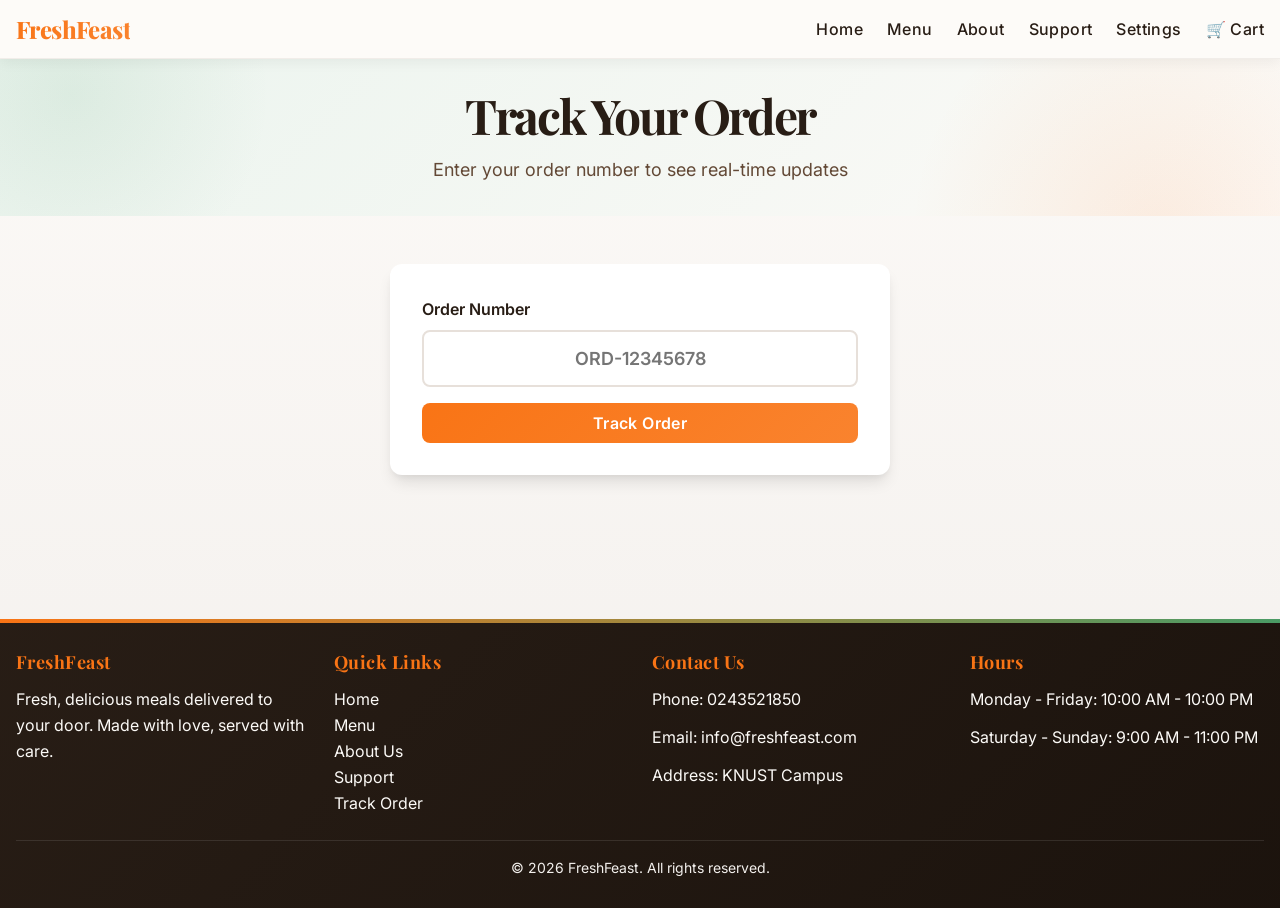
<file: track-order.html>
<!DOCTYPE html>
<html lang="en">
<head>
  <meta charset="UTF-8">
  <meta name="viewport" content="width=device-width, initial-scale=1.0">
  <meta name="description" content="Track your FreshFeast order in real-time">
  <title>Track Order - FreshFeast</title>
  <link rel="stylesheet" href="css/styles.css">
  <link rel="stylesheet" href="css/track-order.css">
    <link rel="stylesheet" href="https://cdnjs.cloudflare.com/ajax/libs/font-awesome/6.5.0/css/all.min.css">

</head>
<body>
  <!-- Navigation -->
  <nav class="navbar">
    <div class="container nav-container">
      <a href="index.html" class="logo">FreshFeast</a>
      
      <button class="mobile-menu-toggle" id="mobileMenuToggle" aria-label="Toggle menu">
        <span></span>
        <span></span>
        <span></span>
      </button>
      
      <ul class="nav-menu" id="navMenu">
        <li><a href="index.html" class="nav-link">Home</a></li>
        <li><a href="menu.html" class="nav-link">Menu</a></li>
        <li><a href="about.html" class="nav-link">About</a></li>
        <li><a href="support.html" class="nav-link">Support</a></li>
        <li><a href="preferences.html" class="nav-link">Settings</a></li>
        <li><a href="cart.html" class="nav-link" style="position: relative;">🛒 Cart <span class="cart-badge" style="position: absolute; top: -8px; right: -8px; background: var(--primary); color: white; border-radius: 50%; width: 20px; height: 20px; font-size: 12px; display: none; align-items: center; justify-content: center; font-weight: bold;">0</span></a></li>
      </ul>
    </div>
  </nav>

  <!-- Page Header -->
  <section class="hero" style="padding: var(--spacing-2xl) 0;">
    <div class="container">
      <h1 style="text-align: center;">Track Your Order</h1>
      <p style="text-align: center; max-width: 600px; margin: 0 auto;">Enter your order number to see real-time updates</p>
    </div>
  </section>

  <!-- Track Order Form -->
  <section class="section-padding">
    <div class="container">
      <div class="track-form-container">
        <form class="track-form" id="trackOrderForm">
          <div class="form-group">
            <label for="orderNumber">Order Number</label>
            <input type="text" id="trackOrderNumber" placeholder="ORD-12345678" required>
          </div>
          <button type="submit" class="btn btn-primary" style="width: 100%;">Track Order</button>
        </form>
      </div>

      <!-- Order Status (Hidden by default) -->
      <div class="order-status-container" id="orderStatusContainer" style="display: none;">
        <div class="order-header">
          <div>
            <h2>Order <span id="displayOrderNumber">#ORD-12345678</span></h2>
            <p>Placed on <span id="orderDate">March 3, 2026</span></p>
          </div>
          <div class="order-status-badge" id="orderStatusBadge">Preparing</div>
        </div>

        <!-- Progress Tracker -->
        <div class="order-timeline">
          <div class="timeline-item completed">
            <div class="timeline-icon">✓</div>
            <div class="timeline-content">
              <strong>Order Placed</strong>
              <p>We've received your order</p>
              <span class="timeline-time">2:30 PM</span>
            </div>
          </div>
          
          <div class="timeline-item completed">
            <div class="timeline-icon">✓</div>
            <div class="timeline-content">
              <strong>Order Confirmed</strong>
              <p>Restaurant is preparing your food</p>
              <span class="timeline-time">2:32 PM</span>
            </div>
          </div>
          
          <div class="timeline-item active">
            <div class="timeline-icon">🍳</div>
            <div class="timeline-content">
              <strong>Preparing</strong>
              <p>Your food is being prepared with care</p>
              <span class="timeline-time">In Progress</span>
            </div>
          </div>
          
          <div class="timeline-item">
            <div class="timeline-icon">🚚</div>
            <div class="timeline-content">
              <strong>Out for Delivery</strong>
              <p>Driver is on the way</p>
              <span class="timeline-time">Pending</span>
            </div>
          </div>
          
          <div class="timeline-item">
            <div class="timeline-icon">🎉</div>
            <div class="timeline-content">
              <strong>Delivered</strong>
              <p>Enjoy your meal!</p>
              <span class="timeline-time">Pending</span>
            </div>
          </div>
        </div>

        <!-- Order Details -->
        <div class="order-details-grid">
          <!-- Delivery Info -->
          <div class="detail-card">
            <h3>Delivery Address</h3>
            <p><strong>John Doe</strong></p>
            <p>KNUST Campus</p>
            <p style="margin-top: var(--spacing-md);"><strong>Phone:</strong> 0243521850</p>
          </div>

          <!-- Order Items -->
          <div class="detail-card">
            <h3>Order Items</h3>
            <div class="order-item-list">
              <div class="order-item-row">
                <span>2x Classic Smash Burger</span>
                <span>$29.98</span>
              </div>
              <div class="order-item-row">
                <span>1x Garden Fresh Bowl</span>
                <span>$16.99</span>
              </div>
              <div class="order-item-row">
                <span>1x Iced Coffee</span>
                <span>$5.99</span>
              </div>
              <div class="order-item-row" style="border-top: 2px solid var(--border); margin-top: var(--spacing-sm); padding-top: var(--spacing-sm); font-weight: 700;">
                <span>Total</span>
                <span style="color: var(--primary);">$52.96</span>
              </div>
            </div>
          </div>

          <!-- Driver Info (shown when out for delivery) -->
          <div class="detail-card">
            <h3>Estimated Delivery</h3>
            <div style="text-align: center; padding: var(--spacing-xl);">
              <div style="font-size: var(--text-4xl); font-weight: 700; color: var(--primary); margin-bottom: var(--spacing-sm);">15-20 min</div>
              <p>Your order will arrive soon!</p>
            </div>
          </div>

          <!-- Help -->
          <div class="detail-card">
            <h3>Need Help?</h3>
            <p style="margin-bottom: var(--spacing-md);">Have questions about your order?</p>
            <a href="support.html" class="btn btn-accent" style="width: 100%; text-align: center;">Contact Support</a>
          </div>
        </div>
      </div>
    </div>
  </section>

  <!-- Footer -->
  <footer class="footer">
    <div class="container">
      <div class="footer-content">
        <div class="footer-section">
          <h3>FreshFeast</h3>
          <p>Fresh, delicious meals delivered to your door. Made with love, served with care.</p>
        </div>
        
        <div class="footer-section">
          <h3>Quick Links</h3>
          <ul>
            <li><a href="index.html">Home</a></li>
            <li><a href="menu.html">Menu</a></li>
            <li><a href="about.html">About Us</a></li>
            <li><a href="support.html">Support</a></li>
            <li><a href="track-order.html">Track Order</a></li>
          </ul>
        </div>
        
        <div class="footer-section">
          <h3>Contact Us</h3>
          <p>Phone: 0243521850</p>
          <p>Email: info@freshfeast.com</p>
          <p>Address: KNUST Campus</p>
        </div>
        
        <div class="footer-section">
          <h3>Hours</h3>
          <p>Monday - Friday: 10:00 AM - 10:00 PM</p>
          <p>Saturday - Sunday: 9:00 AM - 11:00 PM</p>
        </div>
      </div>
      
      <div class="footer-bottom">
        <p>&copy; 2026 FreshFeast. All rights reserved.</p>
      </div>
    </div>
  </footer>

  <script src="js/script.js"></script>
</body>
</html>
</file>
<file: css/styles.css>
/* ===================================
   Main Stylesheet
   Project: 047 Restaurant Website
   =================================== */

@import url('variables.css');
@import url('https://fonts.googleapis.com/css2?family=Inter:wght@400;500;600;700&family=Playfair+Display:wght@600;700;800&display=swap');

/* Optimized font loading */
@font-face {
  font-family: 'Inter';
  font-display: swap;
}

@font-face {
  font-family: 'Playfair Display';
  font-display: swap;
}

/* ===================================
   Reset & Base Styles
   =================================== */

*,
*::before,
*::after {
  margin: 0;
  padding: 0;
  box-sizing: border-box;
}

html {
  scroll-behavior: smooth;
}

body {
  font-family: var(--font-primary);
  font-size: var(--text-base);
  line-height: var(--leading-relaxed);
  color: var(--foreground);
  background: linear-gradient(180deg, var(--background) 0%, var(--muted) 100%);
  background-attachment: fixed;
  overflow-x: hidden;
  -webkit-font-smoothing: antialiased;
  -moz-osx-font-smoothing: grayscale;
}

/* Fade-in animation for content */
@keyframes fadeInUp {
  from {
    opacity: 0;
    transform: translateY(30px);
  }
  to {
    opacity: 1;
    transform: translateY(0);
  }
}

.animate-on-scroll {
  animation: fadeInUp 0.8s ease-out forwards;
}

img {
  max-width: 100%;
  height: auto;
  display: block;
}

a {
  text-decoration: none;
  color: inherit;
  transition: var(--transition-base);
}

button {
  font-family: inherit;
  cursor: pointer;
  border: none;
  background: none;
  transition: var(--transition-base);
}

ul {
  list-style: none;
}

/* ===================================
   Typography
   =================================== */

h1, h2, h3, h4, h5, h6 {
  font-family: var(--font-heading);
  line-height: var(--leading-tight);
  letter-spacing: var(--tracking-tight);
  margin-bottom: var(--spacing-md);
  font-weight: 700;
}

h1 { 
  font-size: var(--text-5xl);
  line-height: var(--leading-none);
  letter-spacing: var(--tracking-tighter);
}

h2 { 
  font-size: var(--text-4xl);
  line-height: var(--leading-tight);
}

h3 { 
  font-size: var(--text-3xl);
}

h4 { 
  font-size: var(--text-2xl);
  line-height: var(--leading-snug);
}

h5 { 
  font-size: var(--text-xl);
  line-height: var(--leading-snug);
}

h6 { 
  font-size: var(--text-lg);
  line-height: var(--leading-normal);
  letter-spacing: var(--tracking-normal);
}

p {
  margin-bottom: var(--spacing-md);
  line-height: var(--leading-relaxed);
}

/* Optimized text rendering */
small {
  font-size: var(--text-sm);
  line-height: var(--leading-normal);
}

strong, b {
  font-weight: 600;
}

em, i {
  font-style: italic;
}

/* ===================================
   Utilities
   =================================== */

.container {
  max-width: var(--container-max-width);
  margin: 0 auto;
  padding: 0 var(--container-padding);
}

.btn {
  display: inline-block;
  padding: var(--spacing-md) var(--spacing-xl);
  border-radius: var(--radius-md);
  font-weight: 600;
  font-size: var(--text-base);
  line-height: var(--leading-none);
  letter-spacing: var(--tracking-wide);
  text-align: center;
  transition: var(--transition-base);
}

.btn-primary {
  background: linear-gradient(135deg, var(--primary) 0%, hsl(25, 95%, 58%) 100%);
  color: white;
  position: relative;
  overflow: hidden;
}

.btn-primary::before {
  content: '';
  position: absolute;
  top: 0;
  left: -100%;
  width: 100%;
  height: 100%;
  background: linear-gradient(90deg, transparent, rgba(255, 255, 255, 0.3), transparent);
  transition: left 0.5s;
}

.btn-primary:hover::before {
  left: 100%;
}

.btn-primary:hover {
  background: linear-gradient(135deg, hsl(25, 95%, 48%) 0%, hsl(25, 95%, 53%) 100%);
  transform: translateY(-2px);
  box-shadow: 0 10px 25px rgba(249, 115, 22, 0.4);
}

.btn-accent {
  background: linear-gradient(135deg, var(--accent) 0%, hsl(140, 35%, 50%) 100%);
  color: white;
  position: relative;
  overflow: hidden;
}

.btn-accent::before {
  content: '';
  position: absolute;
  top: 0;
  left: -100%;
  width: 100%;
  height: 100%;
  background: linear-gradient(90deg, transparent, rgba(255, 255, 255, 0.3), transparent);
  transition: left 0.5s;
}

.btn-accent:hover::before {
  left: 100%;
}

.btn-accent:hover {
  background: linear-gradient(135deg, hsl(140, 35%, 40%) 0%, hsl(140, 35%, 45%) 100%);
  transform: translateY(-2px);
  box-shadow: 0 10px 25px rgba(74, 153, 100, 0.4);
}

.section-padding {
  padding: var(--spacing-3xl) 0;
}

/* ===================================
   Navigation
   =================================== */

.navbar {
  background-color: rgba(253, 251, 248, 0.95);
  backdrop-filter: blur(10px);
  -webkit-backdrop-filter: blur(10px);
  border-bottom: 1px solid rgba(230, 224, 217, 0.5);
  padding: var(--spacing-lg) 0;
  position: sticky;
  top: 0;
  z-index: 1000;
  box-shadow: 0 4px 12px rgba(0, 0, 0, 0.05);
  transition: all 0.3s ease;
}

.navbar.scrolled {
  padding: var(--spacing-md) 0;
  background-color: rgba(253, 251, 248, 0.98);
  box-shadow: 0 4px 20px rgba(0, 0, 0, 0.1);
}

.nav-container {
  display: flex;
  justify-content: space-between;
  align-items: center;
}

.logo {
  font-family: var(--font-heading);
  font-size: var(--text-2xl);
  font-weight: 800;
  background: linear-gradient(135deg, var(--primary) 0%, hsl(25, 95%, 58%) 100%);
  -webkit-background-clip: text;
  -webkit-text-fill-color: transparent;
  background-clip: text;
  letter-spacing: var(--tracking-tight);
  line-height: var(--leading-none);
  transition: transform 0.3s ease;
}

.logo:hover {
  transform: scale(1.05);
}

.nav-menu {
  display: flex;
  gap: var(--spacing-xl);
}

.nav-link {
  font-weight: 500;
  font-size: var(--text-base);
  letter-spacing: var(--tracking-wide);
  color: var(--foreground);
  position: relative;
  padding-bottom: 2px;
}

.nav-link::after {
  content: '';
  position: absolute;
  bottom: 0;
  left: 50%;
  width: 0;
  height: 2px;
  background: linear-gradient(90deg, var(--primary), var(--accent));
  transition: all 0.3s ease;
  transform: translateX(-50%);
}

.nav-link:hover::after,
.nav-link.active::after {
  width: 100%;
}

.nav-link:hover,
.nav-link.active {
  color: var(--primary);
}

.mobile-menu-toggle {
  display: none;
  flex-direction: column;
  gap: 4px;
  padding: var(--spacing-sm);
}

.mobile-menu-toggle span {
  width: 24px;
  height: 3px;
  background-color: var(--foreground);
  border-radius: var(--radius-full);
  transition: var(--transition-base);
}

/* ===================================
   Hero Section
   =================================== */

.hero {
  background: linear-gradient(135deg, var(--secondary) 0%, var(--background) 100%);
  padding: var(--spacing-3xl) 0;
  text-align: center;
  position: relative;
  overflow: hidden;
}

.hero::before {
  content: '';
  position: absolute;
  top: -50%;
  right: -10%;
  width: 500px;
  height: 500px;
  background: radial-gradient(circle, rgba(249, 115, 22, 0.1) 0%, transparent 70%);
  border-radius: 50%;
  animation: float 6s ease-in-out infinite;
}

.hero::after {
  content: '';
  position: absolute;
  bottom: -50%;
  left: -10%;
  width: 400px;
  height: 400px;
  background: radial-gradient(circle, rgba(74, 153, 100, 0.1) 0%, transparent 70%);
  border-radius: 50%;
  animation: float 8s ease-in-out infinite reverse;
}

@keyframes float {
  0%, 100% {
    transform: translateY(0) rotate(0deg);
  }
  50% {
    transform: translateY(-20px) rotate(5deg);
  }
}

.hero-content {
  max-width: 800px;
  margin: 0 auto;
}

.hero h1 {
  margin-bottom: var(--spacing-lg);
  color: var(--foreground);
}

.hero p {
  font-size: var(--text-lg);
  line-height: var(--leading-relaxed);
  color: hsl(25, 30%, 30%);
  margin-bottom: var(--spacing-xl);
  max-width: 600px;
  margin-left: auto;
  margin-right: auto;
}

.hero-buttons {
  display: flex;
  gap: var(--spacing-md);
  justify-content: center;
  flex-wrap: wrap;
}

/* ===================================
   Footer
   =================================== */

.footer {
  background: linear-gradient(135deg, var(--foreground) 0%, hsl(25, 35%, 8%) 100%);
  color: var(--background);
  padding: var(--spacing-2xl) 0 var(--spacing-lg);
  margin-top: var(--spacing-3xl);
  position: relative;
  overflow: hidden;
}

.footer::before {
  content: '';
  position: absolute;
  top: 0;
  left: 0;
  right: 0;
  height: 4px;
  background: linear-gradient(90deg, var(--primary), var(--accent), var(--primary));
  background-size: 200% 100%;
  animation: gradientShift 3s ease infinite;
}

@keyframes gradientShift {
  0%, 100% {
    background-position: 0% 50%;
  }
  50% {
    background-position: 100% 50%;
  }
}

.footer-content {
  display: grid;
  grid-template-columns: repeat(auto-fit, minmax(250px, 1fr));
  gap: var(--spacing-xl);
  margin-bottom: var(--spacing-xl);
}

.footer-section h3 {
  color: var(--primary);
  font-size: var(--text-lg);
  margin-bottom: var(--spacing-md);
  letter-spacing: var(--tracking-wide);
}

.footer-bottom {
  text-align: center;
  padding-top: var(--spacing-lg);
  border-top: 1px solid hsla(30, 50%, 98%, 0.1);
  color: var(--muted);
  font-size: var(--text-sm);
  line-height: var(--leading-relaxed);
}

/* ===================================
   Home Page - Popular Meals
   =================================== */

.meals-grid {
  display: grid;
  grid-template-columns: repeat(auto-fill, minmax(260px, 1fr));
  gap: var(--spacing-xl);
}

.meal-card {
  background-color: white;
  border-radius: var(--radius-lg);
  overflow: hidden;
  box-shadow: 0 4px 6px rgba(0, 0, 0, 0.07), 0 0 0 1px rgba(0, 0, 0, 0.04);
  transition: all 0.3s cubic-bezier(0.4, 0, 0.2, 1);
  position: relative;
}

.meal-card::before {
  content: '';
  position: absolute;
  top: 0;
  left: 0;
  right: 0;
  bottom: 0;
  border-radius: var(--radius-lg);
  background: linear-gradient(135deg, rgba(249, 115, 22, 0.05) 0%, rgba(74, 153, 100, 0.05) 100%);
  opacity: 0;
  transition: opacity 0.3s;
  pointer-events: none;
}

.meal-card:hover {
  transform: translateY(-8px) scale(1.02);
  box-shadow: 0 20px 40px rgba(0, 0, 0, 0.12), 0 0 0 1px rgba(249, 115, 22, 0.1);
}

.meal-card:hover::before {
  opacity: 1;
}

.meal-card-image {
  width: 100%;
  height: 200px;
  object-fit: cover;
  transition: transform 0.3s cubic-bezier(0.4, 0, 0.2, 1);
}

.meal-card:hover .meal-card-image {
  transform: scale(1.1);
}

.meal-card-content {
  padding: var(--spacing-lg);
}

.meal-card-header {
  display: flex;
  justify-content: space-between;
  align-items: flex-start;
  margin-bottom: var(--spacing-sm);
}

.meal-card-title {
  font-family: var(--font-heading);
  font-size: var(--text-lg);
  font-weight: 700;
  line-height: var(--leading-snug);
  letter-spacing: var(--tracking-tight);
  margin: 0;
}

.meal-card-rating {
  display: flex;
  align-items: center;
  gap: 4px;
  color: var(--primary);
  font-size: var(--text-sm);
  font-weight: 600;
}

.meal-card-description {
  font-size: var(--text-sm);
  line-height: var(--leading-relaxed);
  color: hsl(25, 30%, 40%);
  margin-bottom: var(--spacing-md);
}

.meal-card-footer {
  display: flex;
  justify-content: space-between;
  align-items: center;
}

.meal-card-price {
  font-size: var(--text-xl);
  font-weight: 700;
  color: var(--primary);
}

.meal-card-add {
  padding: var(--spacing-sm) var(--spacing-lg);
  border: 2px solid var(--primary);
  color: var(--primary);
  background-color: transparent;
  border-radius: var(--radius-md);
  font-weight: 600;
  font-size: var(--text-sm);
  letter-spacing: var(--tracking-wide);
  line-height: var(--leading-none);
  position: relative;
  overflow: hidden;
  transition: all 0.3s ease;
}

.meal-card-add::before {
  content: '';
  position: absolute;
  top: 50%;
  left: 50%;
  width: 0;
  height: 0;
  background: var(--primary);
  border-radius: 50%;
  transform: translate(-50%, -50%);
  transition: width 0.5s ease, height 0.5s ease;
}

.meal-card-add:hover::before {
  width: 300px;
  height: 300px;
}

.meal-card-add:hover {
  color: white;
  border-color: var(--primary);
  transform: translateY(-2px);
  box-shadow: 0 4px 12px rgba(249, 115, 22, 0.3);
}

.meal-card-add span {
  position: relative;
  z-index: 1;
}

/* ===================================
   Home Page - Features
   =================================== */

.features-grid {
  display: grid;
  grid-template-columns: repeat(auto-fit, minmax(250px, 1fr));
  gap: var(--spacing-xl);
}

.feature-card {
  text-align: center;
  padding: var(--spacing-xl);
  background: linear-gradient(135deg, white 0%, var(--muted) 100%);
  border-radius: var(--radius-lg);
  box-shadow: 0 4px 6px rgba(0, 0, 0, 0.07);
  transition: all 0.3s cubic-bezier(0.4, 0, 0.2, 1);
  border: 1px solid rgba(249, 115, 22, 0.1);
}

.feature-card:hover {
  box-shadow: 0 12px 24px rgba(0, 0, 0, 0.1);
  transform: translateY(-8px);
  border-color: rgba(249, 115, 22, 0.3);
}

.feature-icon {
  font-size: 3rem;
  margin-bottom: var(--spacing-md);
  display: inline-block;
  transition: transform 0.3s cubic-bezier(0.4, 0, 0.2, 1);
}

.feature-card:hover .feature-icon {
  transform: scale(1.2) rotate(5deg);
}

.feature-card h3 {
  font-size: var(--text-xl);
  line-height: var(--leading-snug);
  letter-spacing: var(--tracking-tight);
  margin-bottom: var(--spacing-sm);
}

.feature-card p {
  font-size: var(--text-sm);
  line-height: var(--leading-relaxed);
  color: hsl(25, 30%, 40%);
  margin: 0;
}

/* ===================================
   Home Page - How It Works
   =================================== */

.how-it-works-grid {
  display: grid;
  grid-template-columns: repeat(auto-fit, minmax(300px, 1fr));
  gap: var(--spacing-2xl);
}

.step-card {
  text-align: center;
  background-color: white;
  padding: var(--spacing-2xl);
  border-radius: var(--radius-lg);
  box-shadow: var(--shadow-sm);
  transition: var(--transition-base);
}

.step-card:hover {
  box-shadow: var(--shadow-md);
}

.step-number {
  width: 60px;
  height: 60px;
  background: linear-gradient(135deg, var(--primary) 0%, hsl(25, 95%, 58%) 100%);
  color: white;
  border-radius: 50%;
  display: flex;
  align-items: center;
  justify-content: center;
  font-size: var(--text-2xl);
  font-weight: 700;
  margin: 0 auto var(--spacing-lg);
  box-shadow: 0 4px 12px rgba(249, 115, 22, 0.3);
  transition: all 0.3s cubic-bezier(0.4, 0, 0.2, 1);
}

.step-card:hover .step-number {
  transform: scale(1.1);
  box-shadow: 0 8px 20px rgba(249, 115, 22, 0.4);
}

.step-card h3 {
  font-size: var(--text-xl);
  line-height: var(--leading-snug);
  letter-spacing: var(--tracking-tight);
  margin-bottom: var(--spacing-sm);
}

.step-card p {
  font-size: var(--text-sm);
  line-height: var(--leading-relaxed);
  color: hsl(25, 30%, 40%);
  margin: 0;
}

/* ===================================
   Responsive Design
   =================================== */

@media (max-width: 768px) {
  .mobile-menu-toggle {
    display: flex;
  }

  .nav-menu {
    position: absolute;
    top: 100%;
    left: 0;
    right: 0;
    background-color: var(--background);
    flex-direction: column;
    padding: var(--spacing-lg);
    border-top: 1px solid var(--border);
    box-shadow: var(--shadow-lg);
    transform: translateY(-100%);
    opacity: 0;
    visibility: hidden;
    transition: var(--transition-base);
  }

  .nav-menu.active {
    transform: translateY(0);
    opacity: 1;
    visibility: visible;
  }

  /* Typography already scales with clamp() */
  body {
    font-size: var(--text-base);
  }

  .hero-buttons {
    flex-direction: column;
    align-items: center;
  }
  
  .btn {
    width: 100%;
    max-width: 300px;
  }

  .meals-grid,
  .features-grid {
    grid-template-columns: 1fr;
  }
  
  .how-it-works-grid {
    grid-template-columns: 1fr;
    gap: var(--spacing-xl);
  }
  
  .footer-content {
    grid-template-columns: 1fr;
    gap: var(--spacing-lg);
  }
  
  h1 {
    font-size: clamp(2rem, 8vw, var(--text-5xl));
  }
  
  h2 {
    font-size: clamp(1.75rem, 6vw, var(--text-4xl));
  }
}

@media (max-width: 480px) {
  .container {
    padding-left: var(--spacing-md);
    padding-right: var(--spacing-md);
  }
  
  .meal-card-content {
    padding: var(--spacing-md);
  }
  
  .feature-card,
  .step-card {
    padding: var(--spacing-lg);
  }
}

/* ===================================
   Typography Utilities
   =================================== */

/* Line Height Utilities */
.leading-none { line-height: var(--leading-none); }
.leading-tight { line-height: var(--leading-tight); }
.leading-snug { line-height: var(--leading-snug); }
.leading-normal { line-height: var(--leading-normal); }
.leading-relaxed { line-height: var(--leading-relaxed); }
.leading-loose { line-height: var(--leading-loose); }

/* Letter Spacing Utilities */
.tracking-tighter { letter-spacing: var(--tracking-tighter); }
.tracking-tight { letter-spacing: var(--tracking-tight); }
.tracking-normal { letter-spacing: var(--tracking-normal); }
.tracking-wide { letter-spacing: var(--tracking-wide); }
.tracking-wider { letter-spacing: var(--tracking-wider); }
.tracking-widest { letter-spacing: var(--tracking-widest); }

/* Text Weight Utilities */
.font-normal { font-weight: 400; }
.font-medium { font-weight: 500; }
.font-semibold { font-weight: 600; }
.font-bold { font-weight: 700; }
.font-extrabold { font-weight: 800; }

/* Text Size Utilities */
.text-xs { font-size: var(--text-xs); }
.text-sm { font-size: var(--text-sm); }
.text-base { font-size: var(--text-base); }
.text-lg { font-size: var(--text-lg); }
.text-xl { font-size: var(--text-xl); }
.text-2xl { font-size: var(--text-2xl); }
.text-3xl { font-size: var(--text-3xl); }
.text-4xl { font-size: var(--text-4xl); }
.text-5xl { font-size: var(--text-5xl); }
</file>
<file: css/cart.css>
/* ===================================
   Cart Page Styles
   =================================== */

.cart-page-layout {
  display: grid;
  grid-template-columns: 1fr 400px;
  gap: var(--spacing-2xl);
  padding: var(--spacing-2xl) 0;
}

.cart-page-title {
  font-size: var(--text-4xl);
  margin-bottom: var(--spacing-xl);
}

.cart-page-title span {
  color: var(--primary);
}

/* Cart Items List */
.cart-items-list {
  background-color: white;
  border-radius: var(--radius-lg);
  padding: var(--spacing-xl);
  box-shadow: var(--shadow-md);
}

.cart-page-item {
  display: grid;
  grid-template-columns: auto 1fr auto;
  gap: var(--spacing-lg);
  padding: var(--spacing-lg);
  border-bottom: 1px solid var(--border);
  align-items: center;
}

.cart-page-item:last-child {
  border-bottom: none;
}

.cart-page-item-image {
  width: 100px;
  height: 100px;
  border-radius: var(--radius-lg);
  object-fit: cover;
}

.cart-page-item-info {
  flex: 1;
}

.cart-page-item-name {
  font-family: var(--font-heading);
  font-size: var(--text-xl);
  font-weight: 700;
  line-height: var(--leading-snug);
  letter-spacing: var(--tracking-tight);
  margin-bottom: var(--spacing-xs);
  color: var(--foreground);
}

.cart-page-item-price {
  font-size: var(--text-lg);
  font-weight: 600;
  color: var(--primary);
  margin-bottom: var(--spacing-md);
}

.cart-page-item-controls {
  display: flex;
  align-items: center;
  gap: var(--spacing-md);
}

.cart-page-quantity {
  display: flex;
  align-items: center;
  gap: var(--spacing-md);
  background-color: var(--muted);
  border-radius: var(--radius-full);
  padding: var(--spacing-xs) var(--spacing-md);
}

.cart-page-quantity button {
  width: 32px;
  height: 32px;
  border-radius: 50%;
  border: 2px solid var(--primary);
  background-color: white;
  color: var(--primary);
  font-size: var(--text-lg);
  font-weight: 600;
  display: flex;
  align-items: center;
  justify-content: center;
  transition: var(--transition-base);
}

.cart-page-quantity button:hover {
  background-color: var(--primary);
  color: white;
}

.cart-page-quantity span {
  min-width: 30px;
  text-align: center;
  font-weight: 600;
  font-size: var(--text-lg);  line-height: var(--leading-none);}

.cart-page-remove {
  background-color: transparent;
  color: hsl(0, 70%, 50%);
  padding: var(--spacing-sm);
  font-size: var(--text-xl);
  display: flex;
  align-items: center;
  justify-content: center;
  width: 40px;
  height: 40px;
  border-radius: 50%;
  transition: var(--transition-base);
}

.cart-page-remove:hover {
  background-color: hsl(0, 70%, 95%);
}

.continue-shopping {
  margin-top: var(--spacing-xl);
}

.continue-shopping a {
  color: var(--primary);
  font-weight: 600;
  display: inline-flex;
  align-items: center;
  gap: var(--spacing-sm);
  transition: var(--transition-base);
}

.continue-shopping a:hover {
  gap: var(--spacing-md);
}

/* Order Summary Sidebar */
.order-summary-card {
  background-color: white;
  border-radius: var(--radius-lg);
  padding: var(--spacing-xl);
  box-shadow: var(--shadow-lg);
  position: sticky;
  top: calc(var(--spacing-xl) + 60px);
  height: fit-content;
}

.order-summary-card h2 {
  font-size: var(--text-2xl);
  margin-bottom: var(--spacing-xl);
  padding-bottom: var(--spacing-md);
  border-bottom: 2px solid var(--border);
}

.summary-row {
  display: flex;
  justify-content: space-between;
  align-items: center;
  margin-bottom: var(--spacing-md);
  font-size: var(--text-base);
  color: var(--foreground);
}

.summary-row.total {
  font-size: var(--text-xl);
  font-weight: 700;
  padding-top: var(--spacing-md);
  border-top: 2px solid var(--border);
  margin-top: var(--spacing-md);
  margin-bottom: var(--spacing-xl);
}

.summary-row.total span:last-child {
  color: var(--primary);
}

/* Promo Code */
.promo-code {
  margin-bottom: var(--spacing-xl);
}

.promo-code-input {
  display: flex;
  gap: var(--spacing-sm);
}

.promo-code-input input {
  flex: 1;
  padding: var(--spacing-md);
  border: 2px solid var(--border);
  border-radius: var(--radius-md);
  font-family: inherit;
  font-size: var(--text-base);
}

.promo-code-input button {
  padding: var(--spacing-md) var(--spacing-lg);
  background-color: var(--accent);
  color: white;
  border-radius: var(--radius-md);
  font-weight: 600;
  white-space: nowrap;
}

.promo-code-input button:hover {
  background-color: hsl(140, 35%, 40%);
}

.checkout-btn {
  width: 100%;
  padding: var(--spacing-lg);
  background-color: var(--primary);
  color: white;
  border-radius: var(--radius-md);
  font-weight: 700;
  font-size: var(--text-lg);
  display: flex;
  align-items: center;
  justify-content: center;
  gap: var(--spacing-sm);
  transition: var(--transition-base);
}

.checkout-btn:hover {
  background-color: hsl(25, 95%, 48%);
  transform: translateY(-2px);
  box-shadow: var(--shadow-lg);
}

/* Empty Cart */
.empty-cart-message {
  text-align: center;
  padding: var(--spacing-3xl) var(--spacing-xl);
}

.empty-cart-message h2 {
  color: var(--foreground);
  margin-bottom: var(--spacing-md);
}

.empty-cart-message p {
  color: hsl(25, 30%, 50%);
  margin-bottom: var(--spacing-xl);
}

/* Responsive */
@media (max-width: 768px) {
  .cart-page-layout {
    grid-template-columns: 1fr;
  }

  .order-summary-card {
    position: static;
  }

  .cart-page-item {
    grid-template-columns: 1fr;
    text-align: center;
  }

  .cart-page-item-image {
    margin: 0 auto;
  }

  .cart-page-item-controls {
    justify-content: center;
  }
}
</file>
<file: css/preferences.css>
/* ===================================
   Preferences/Settings Page Styles
   =================================== */

.preferences-layout {
  display: grid;
  grid-template-columns: 250px 1fr;
  gap: var(--spacing-2xl);
  align-items: start;
}

/* Settings Sidebar */
.settings-sidebar {
  position: sticky;
  top: calc(var(--spacing-xl) + 60px);
}

.settings-nav {
  background-color: white;
  border-radius: var(--radius-lg);
  padding: var(--spacing-md);
  box-shadow: var(--shadow-sm);
}

.settings-nav-item {
  display: flex;
  align-items: center;
  gap: var(--spacing-md);
  padding: var(--spacing-md);
  border-radius: var(--radius-md);
  color: var(--foreground);
  font-weight: 500;
  transition: var(--transition-base);
  margin-bottom: var(--spacing-xs);
}

.settings-nav-item span {
  font-size: var(--text-xl);
}

.settings-nav-item:hover {
  background-color: var(--muted);
}

.settings-nav-item.active {
  background-color: var(--primary);
  color: white;
}

/* Settings Content */
.settings-content {
  background-color: white;
  border-radius: var(--radius-lg);
  padding: var(--spacing-2xl);
  box-shadow: var(--shadow-md);
}

.settings-section {
  display: none;
}

.settings-section.active {
  display: block;
}

.settings-section h2 {
  margin-bottom: var(--spacing-xl);
  padding-bottom: var(--spacing-md);
  border-bottom: 2px solid var(--border);
  line-height: var(--leading-tight);
  letter-spacing: var(--tracking-tight);
}

.section-description {
  color: hsl(25, 30%, 40%);
  line-height: var(--leading-relaxed);
  margin-bottom: var(--spacing-xl);
}

/* Settings Form */
.settings-form .form-row {
  display: grid;
  grid-template-columns: 1fr 1fr;
  gap: var(--spacing-lg);
}

.settings-form .form-group {
  margin-bottom: var(--spacing-lg);
}

.settings-form label {
  display: block;
  font-weight: 600;
  margin-bottom: var(--spacing-xs);
}

.settings-form input,
.settings-form select,
.form-textarea {
  width: 100%;
  padding: var(--spacing-md);
  border: 2px solid var(--border);
  border-radius: var(--radius-md);
  font-family: inherit;
  font-size: var(--text-base);
  transition: var(--transition-base);
}

.settings-form input:focus,
.settings-form select:focus,
.form-textarea:focus {
  outline: none;
  border-color: var(--primary);
}

/* Preference Cards */
.preference-grid {
  display: grid;
  grid-template-columns: repeat(auto-fill, minmax(150px, 1fr));
  gap: var(--spacing-lg);
}

.preference-card {
  display: flex;
  flex-direction: column;
  align-items: center;
  gap: var(--spacing-sm);
  padding: var(--spacing-xl);
  border: 2px solid var(--border);
  border-radius: var(--radius-lg);
  cursor: pointer;
  transition: var(--transition-base);
  background-color: white;
}

.preference-card:hover {
  border-color: var(--primary);
  box-shadow: var(--shadow-sm);
}

.preference-card input[type="checkbox"] {
  display: none;
}

.preference-card input[type="checkbox"]:checked + .preference-icon {
  transform: scale(1.2);
}

.preference-card input[type="checkbox"]:checked ~ .preference-label {
  font-weight: 700;
  color: var(--primary);
}

.preference-card:has(input:checked) {
  border-color: var(--primary);
  background-color: var(--secondary);
}

.preference-icon {
  font-size: 3rem;
  transition: var(--transition-base);
}

.preference-label {
  font-weight: 600;
  text-align: center;
}

/* Allergy Tags */
.allergy-tags {
  display: flex;
  flex-wrap: wrap;
  gap: var(--spacing-md);
  margin-top: var(--spacing-md);
}

.tag-checkbox {
  display: inline-flex;
  align-items: center;
  gap: var(--spacing-sm);
  padding: var(--spacing-sm) var(--spacing-lg);
  border: 2px solid var(--border);
  border-radius: var(--radius-full);
  cursor: pointer;
  transition: var(--transition-base);
  background-color: white;
}

.tag-checkbox:hover {
  border-color: var(--primary);
}

.tag-checkbox input[type="checkbox"] {
  display: none;
}

.tag-checkbox:has(input:checked) {
  border-color: var(--primary);
  background-color: var(--primary);
  color: white;
}

/* Toggle Switch */
.toggle-list {
  display: flex;
  flex-direction: column;
  gap: var(--spacing-lg);
}

.toggle-item {
  display: flex;
  justify-content: space-between;
  align-items: center;
  padding: var(--spacing-lg);
  border: 1px solid var(--border);
  border-radius: var(--radius-md);
  background-color: var(--background);
}

.toggle-item strong {
  display: block;
  margin-bottom: var(--spacing-xs);
  font-size: var(--text-lg);
  line-height: var(--leading-snug);
  letter-spacing: var(--tracking-tight);
}

.toggle-item p {
  margin: 0;
  color: hsl(25, 30%, 40%);
  font-size: var(--text-sm);
  line-height: var(--leading-relaxed);
}

.toggle-switch {
  position: relative;
  display: inline-block;
  width: 52px;
  height: 28px;
  flex-shrink: 0;
}

.toggle-switch input {
  opacity: 0;
  width: 0;
  height: 0;
}

.toggle-slider {
  position: absolute;
  cursor: pointer;
  inset: 0;
  background-color: var(--border);
  border-radius: var(--radius-full);
  transition: var(--transition-base);
}

.toggle-slider:before {
  position: absolute;
  content: "";
  height: 20px;
  width: 20px;
  left: 4px;
  bottom: 4px;
  background-color: white;
  border-radius: 50%;
  transition: var(--transition-base);
}

.toggle-switch input:checked + .toggle-slider {
  background-color: var(--accent);
}

.toggle-switch input:checked + .toggle-slider:before {
  transform: translateX(24px);
}

/* Address Cards */
.address-list {
  display: grid;
  gap: var(--spacing-lg);
}

.address-card {
  position: relative;
  padding: var(--spacing-xl);
  border: 2px solid var(--border);
  border-radius: var(--radius-lg);
  background-color: white;
}

.address-badge {
  position: absolute;
  top: var(--spacing-md);
  right: var(--spacing-md);
  padding: var(--spacing-xs) var(--spacing-md);
  background-color: var(--accent);
  color: white;
  border-radius: var(--radius-full);
  font-size: var(--text-xs);
  font-weight: 700;
}

.address-card strong {
  display: block;
  font-size: var(--text-lg);
  margin-bottom: var(--spacing-sm);
}

.address-card p {
  margin: 0;
  color: hsl(25, 30%, 40%);
}

.address-actions {
  display: flex;
  gap: var(--spacing-lg);
  margin-top: var(--spacing-md);
}

.btn-link {
  background: none;
  border: none;
  color: var(--primary);
  font-weight: 600;
  cursor: pointer;
  padding: 0;
}

.btn-link:hover {
  text-decoration: underline;
}

/* Payment Cards */
.payment-list {
  display: grid;
  gap: var(--spacing-lg);
}

.payment-card {
  display: flex;
  align-items: center;
  gap: var(--spacing-lg);
  padding: var(--spacing-xl);
  border: 2px solid var(--border);
  border-radius: var(--radius-lg);
  background-color: white;
}

.payment-icon {
  font-size: 2.5rem;
  width: 60px;
  height: 60px;
  display: flex;
  align-items: center;
  justify-content: center;
  background-color: var(--muted);
  border-radius: var(--radius-md);
}

.payment-info {
  flex: 1;
}

.payment-info strong {
  display: block;
  font-size: var(--text-lg);
  margin-bottom: var(--spacing-xs);
}

.payment-info p {
  margin: 0;
  color: hsl(25, 30%, 40%);
}

.payment-badge {
  padding: var(--spacing-xs) var(--spacing-md);
  background-color: var(--accent);
  color: white;
  border-radius: var(--radius-full);
  font-size: var(--text-xs);
  font-weight: 700;
}

/* Action Buttons */
.action-buttons {
  display: flex;
  flex-wrap: wrap;
  gap: var(--spacing-md);
}

/* Responsive */
@media (max-width: 768px) {
  .preferences-layout {
    grid-template-columns: 1fr;
  }

  .settings-sidebar {
    position: static;
  }

  .settings-nav {
    display: grid;
    grid-template-columns: repeat(auto-fit, minmax(120px, 1fr));
  }

  .settings-form .form-row {
    grid-template-columns: 1fr;
  }

  .preference-grid {
    grid-template-columns: repeat(auto-fill, minmax(120px, 1fr));
  }
}
</file>
<file: css/support.css>
/* ===================================
   Support Page Styles
   =================================== */

.support-layout {
  display: grid;
  grid-template-columns: 1fr 400px;
  gap: var(--spacing-2xl);
}

.contact-section h2,
.info-sidebar h3 {
  margin-bottom: var(--spacing-lg);
}

/* Contact Form */
.contact-form {
  background-color: white;
  padding: var(--spacing-2xl);
  border-radius: var(--radius-lg);
  box-shadow: var(--shadow-md);
}

.contact-form .form-group {
  margin-bottom: var(--spacing-lg);
}

.contact-form label {
  display: block;
  font-weight: 600;
  margin-bottom: var(--spacing-xs);
  color: var(--foreground);
}

.contact-form input,
.contact-form select,
.contact-form textarea {
  width: 100%;
  padding: var(--spacing-md);
  border: 2px solid var(--border);
  border-radius: var(--radius-md);
  font-family: inherit;
  font-size: var(--text-base);
  line-height: var(--leading-normal);
  transition: var(--transition-base);
}

.contact-form input:focus,
.contact-form select:focus,
.contact-form textarea:focus {
  outline: none;
  border-color: var(--primary);
}

.contact-form select {
  cursor: pointer;
  appearance: none;
  background-image: url("data:image/svg+xml,%3Csvg width='12' height='8' viewBox='0 0 12 8' fill='none' xmlns='http://www.w3.org/2000/svg'%3E%3Cpath d='M1 1L6 6L11 1' stroke='%23271D14' stroke-width='2' stroke-linecap='round'/%3E%3C/svg%3E");
  background-repeat: no-repeat;
  background-position: right 1rem center;
  padding-right: 3rem;
}

/* Info Sidebar */
.info-sidebar {
  display: flex;
  flex-direction: column;
  gap: var(--spacing-lg);
}

.info-card {
  background-color: white;
  padding: var(--spacing-xl);
  border-radius: var(--radius-lg);
  box-shadow: var(--shadow-sm);
}

.contact-methods {
  display: flex;
  flex-direction: column;
  gap: var(--spacing-lg);
}

.contact-method {
  padding-bottom: var(--spacing-lg);
  border-bottom: 1px solid var(--border);
}

.contact-method:last-child {
  border-bottom: none;
  padding-bottom: 0;
}

.contact-method strong {
  display: block;
  margin-bottom: var(--spacing-xs);
  font-size: var(--text-lg);
}

.contact-method p {
  margin: 0 0 var(--spacing-xs);
  font-size: var(--text-lg);
  color: var(--foreground);
  font-weight: 600;
}

.availability {
  display: inline-block;
  padding: var(--spacing-xs) var(--spacing-sm);
  background-color: var(--accent);
  color: white;
  border-radius: var(--radius-full);
  font-size: var(--text-xs);
  font-weight: 600;
}

.hours-list {
  display: flex;
  flex-direction: column;
  gap: var(--spacing-sm);
}

.hours-item {
  display: flex;
  justify-content: space-between;
  padding: var(--spacing-sm) 0;
}

.hours-item span:first-child {
  font-weight: 600;
}

/* FAQ Section */
.faq-grid {
  display: grid;
  grid-template-columns: repeat(auto-fill, minmax(350px, 1fr));
  gap: var(--spacing-xl);
}

.faq-item {
  background-color: white;
  padding: var(--spacing-xl);
  border-radius: var(--radius-lg);
  box-shadow: var(--shadow-sm);
  transition: var(--transition-base);
}

.faq-item:hover {
  box-shadow: var(--shadow-md);
  transform: translateY(-2px);
}

.faq-item h3 {
  color: var(--primary);
  margin-bottom: var(--spacing-md);
  font-size: var(--text-lg);
  line-height: var(--leading-snug);
  letter-spacing: var(--tracking-tight);
}

.faq-item p {
  margin: 0;
  line-height: var(--leading-relaxed);
  color: hsl(25, 30%, 40%);
}

/* Responsive */
@media (max-width: 768px) {
  .support-layout {
    grid-template-columns: 1fr;
  }

  .faq-grid {
    grid-template-columns: 1fr;
  }
}
</file>
<file: css/track-order.css>
/* ===================================
   Track Order Page Styles
   =================================== */

.track-form-container {
  max-width: 500px;
  margin: 0 auto var(--spacing-3xl);
}

.track-form {
  background-color: white;
  padding: var(--spacing-2xl);
  border-radius: var(--radius-lg);
  box-shadow: var(--shadow-lg);
}

.track-form .form-group {
  margin-bottom: var(--spacing-lg);
}

.track-form label {
  display: block;
  font-weight: 600;
  margin-bottom: var(--spacing-sm);
}

.track-form input {
  width: 100%;
  padding: var(--spacing-lg);
  border: 2px solid var(--border);
  border-radius: var(--radius-md);
  font-family: inherit;
  font-size: var(--text-lg);
  text-align: center;
  font-weight: 600;
  transition: var(--transition-base);
}

.track-form input:focus {
  outline: none;
  border-color: var(--primary);
}

/* Order Status Container */
.order-status-container {
  max-width: 1000px;
  margin: 0 auto;
}

.order-header {
  display: flex;
  justify-content: space-between;
  align-items: center;
  margin-bottom: var(--spacing-2xl);
  padding: var(--spacing-xl);
  background-color: white;
  border-radius: var(--radius-lg);
  box-shadow: var(--shadow-sm);
}

.order-header h2 {
  margin: 0 0 var(--spacing-xs);
  font-size: var(--text-3xl);
}

.order-header p {
  margin: 0;
  color: hsl(25, 30%, 40%);
}

.order-status-badge {
  padding: var(--spacing-sm) var(--spacing-xl);
  background-color: var(--primary);
  color: white;
  border-radius: var(--radius-full);
  font-weight: 700;
  font-size: var(--text-lg);
  line-height: var(--leading-none);
  letter-spacing: var(--tracking-wide);
}

/* Order Timeline */
.order-timeline {
  background-color: white;
  padding: var(--spacing-2xl);
  border-radius: var(--radius-lg);
  box-shadow: var(--shadow-sm);
  margin-bottom: var(--spacing-2xl);
}

.timeline-item {
  display: grid;
  grid-template-columns: auto 1fr;
  gap: var(--spacing-lg);
  padding: var(--spacing-lg) 0;
  position: relative;
}

.timeline-item:not(:last-child)::before {
  content: '';
  position: absolute;
  left: 30px;
  top: 70px;
  width: 3px;
  height: calc(100% - 40px);
  background-color: var(--border);
}

.timeline-item.completed::before {
  background-color: var(--accent);
}

.timeline-icon {
  width: 60px;
  height: 60px;
  border-radius: 50%;
  background-color: var(--muted);
  border: 3px solid var(--border);
  display: flex;
  align-items: center;
  justify-content: center;
  font-size: var(--text-2xl);
  font-weight: 700;
  z-index: 1;
  position: relative;
}

.timeline-item.completed .timeline-icon {
  background-color: var(--accent);
  color: white;
  border-color: var(--accent);
}

.timeline-item.active .timeline-icon {
  background-color: var(--primary);
  border-color: var(--primary);
  animation: pulse 2s infinite;
}

@keyframes pulse {
  0%, 100% {
    box-shadow: 0 0 0 0 rgba(249, 115, 22, 0.7);
  }
  50% {
    box-shadow: 0 0 0 10px rgba(249, 115, 22, 0);
  }
}

.timeline-content {
  padding-top: var(--spacing-sm);
}

.timeline-content strong {
  display: block;
  font-size: var(--text-xl);
  line-height: var(--leading-snug);
  letter-spacing: var(--tracking-tight);
  margin-bottom: var(--spacing-xs);
}

.timeline-content p {
  margin: 0 0 var(--spacing-xs);
  line-height: var(--leading-relaxed);
  color: hsl(25, 30%, 40%);
}

.timeline-time {
  display: inline-block;
  padding: var(--spacing-xs) var(--spacing-sm);
  background-color: var(--muted);
  border-radius: var(--radius-sm);
  font-size: var(--text-sm);
  font-weight: 600;
  color: var(--foreground);
}

/* Order Details Grid */
.order-details-grid {
  display: grid;
  grid-template-columns: repeat(auto-fit, minmax(280px, 1fr));
  gap: var(--spacing-lg);
}

.detail-card {
  background-color: white;
  padding: var(--spacing-xl);
  border-radius: var(--radius-lg);
  box-shadow: var(--shadow-sm);
}

.detail-card h3 {
  margin-bottom: var(--spacing-md);
  padding-bottom: var(--spacing-sm);
  border-bottom: 2px solid var(--border);
  color: var(--primary);
  line-height: var(--leading-snug);
  letter-spacing: var(--tracking-tight);
}

.detail-card p {
  margin: 0 0 var(--spacing-xs);
  line-height: var(--leading-relaxed);
}

.order-item-list {
  display: flex;
  flex-direction: column;
  gap: var(--spacing-sm);
}

.order-item-row {
  display: flex;
  justify-content: space-between;
  padding: var(--spacing-sm) 0;
}

/* Responsive */
@media (max-width: 768px) {
  .order-header {
    flex-direction: column;
    text-align: center;
    gap: var(--spacing-md);
  }

  .timeline-item {
    grid-template-columns: auto 1fr;
    gap: var(--spacing-md);
  }

  .timeline-icon {
    width: 50px;
    height: 50px;
    font-size: var(--text-lg);
  }

  .timeline-item:not(:last-child)::before {
    left: 24.5px;
    top: 60px;
  }

  .order-details-grid {
    grid-template-columns: 1fr;
  }
}
</file>
